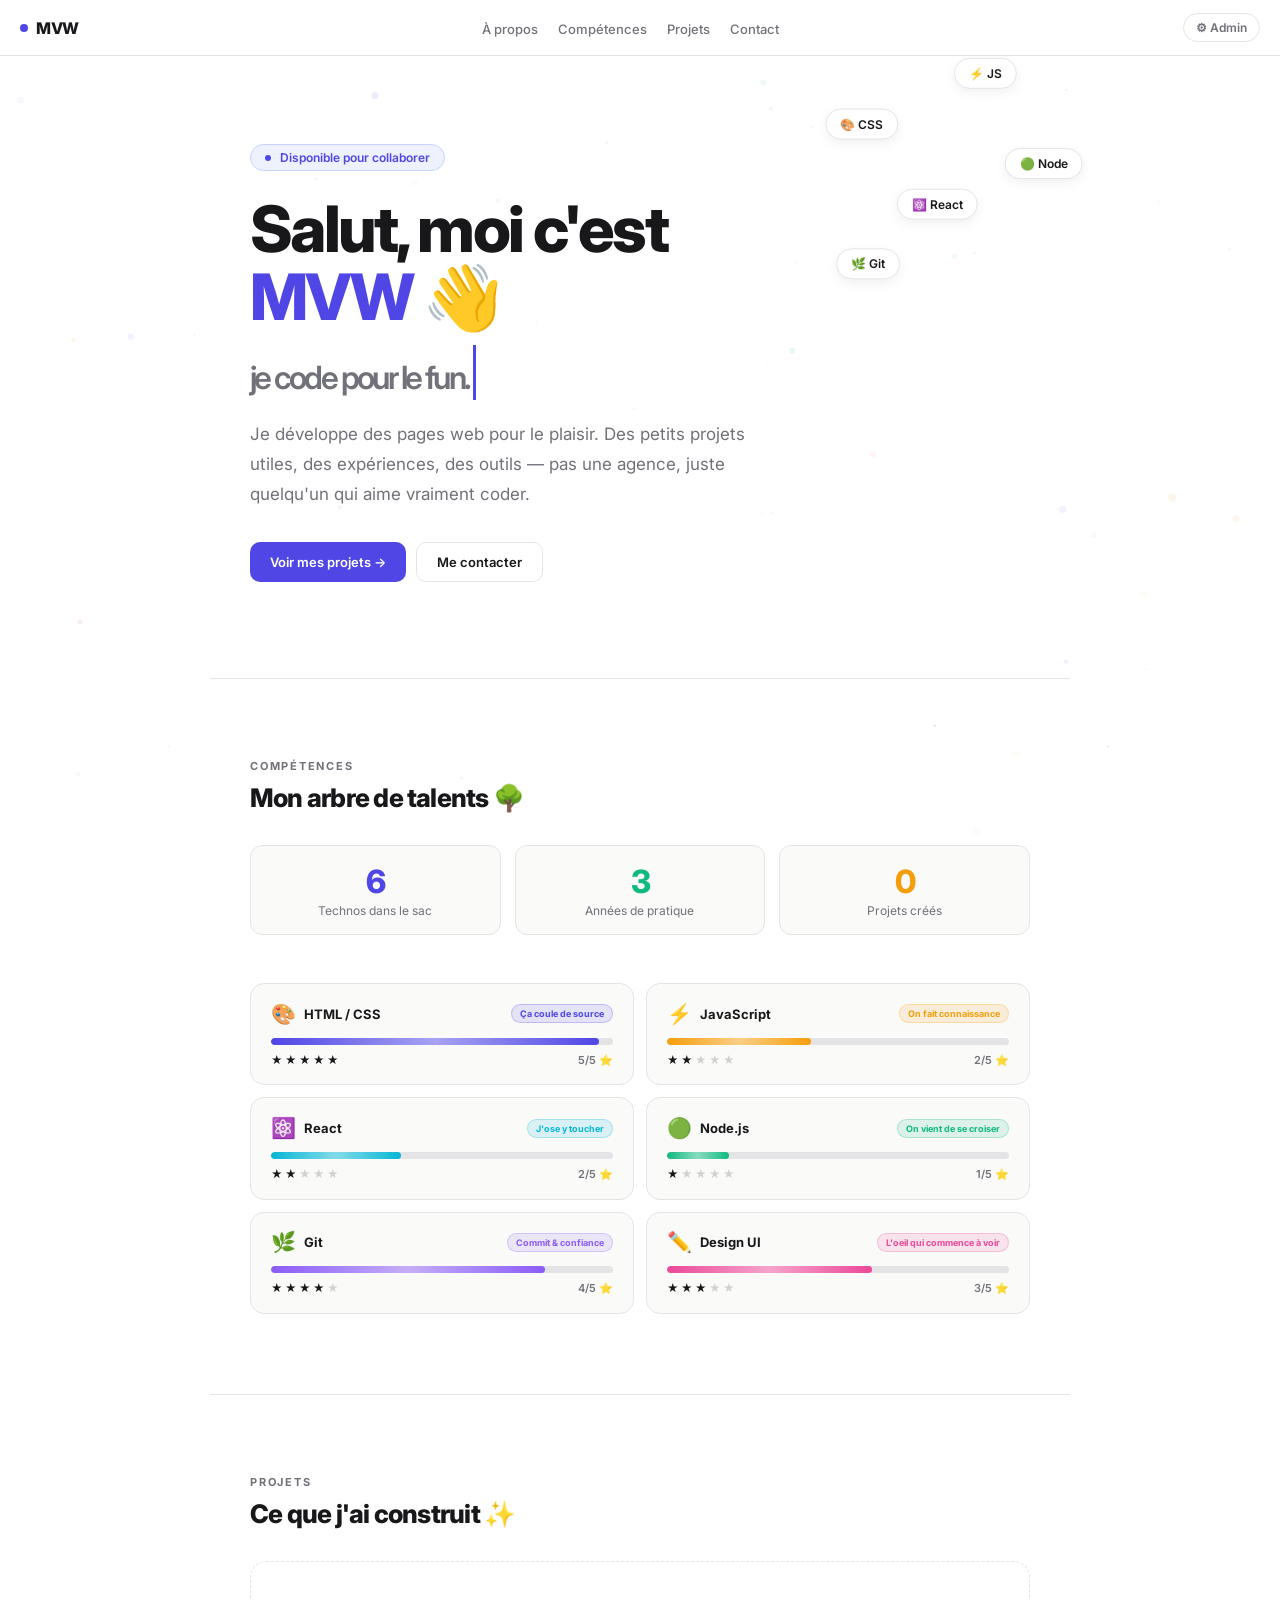
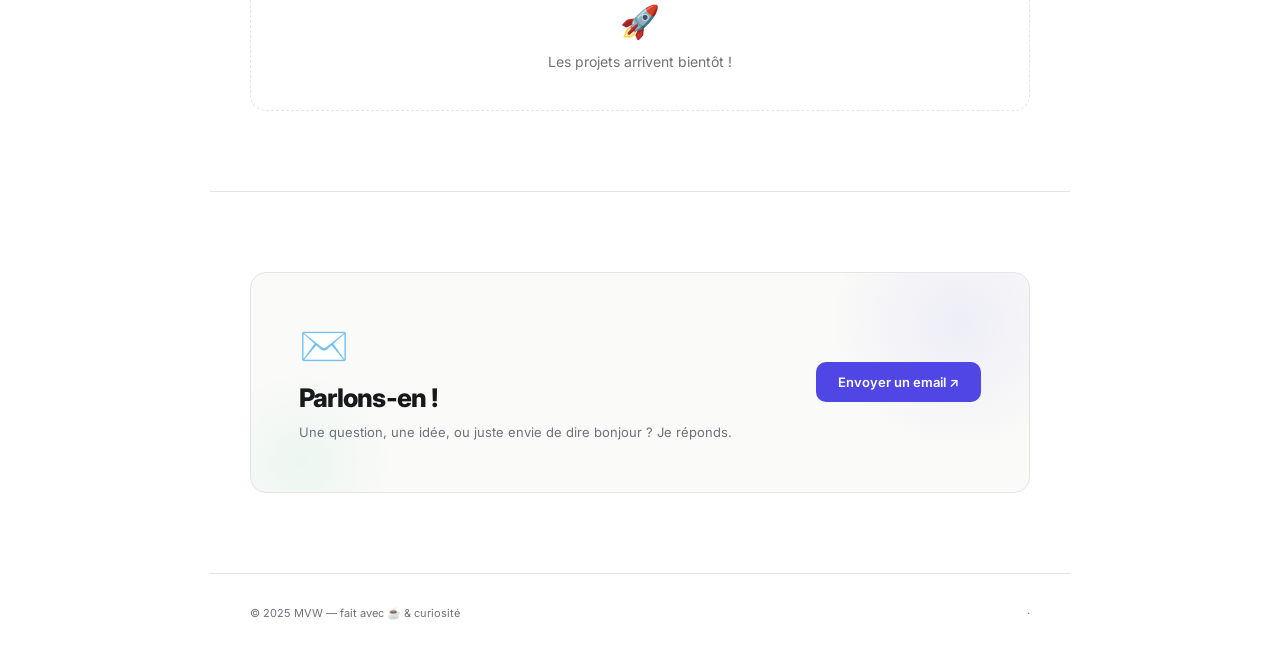
<file: index.html>
<!DOCTYPE html>
<html lang="fr">

<head>
  <meta charset="UTF-8">
  <meta name="viewport" content="width=device-width, initial-scale=1.0">
  <title>MVW</title>
  <link href="https://fonts.googleapis.com/css2?family=Inter:ital,wght@0,400;0,500;0,600;0,700;0,800;1,400&display=swap"
    rel="stylesheet">
  <style>
    *,
    *::before,
    *::after {
      box-sizing: border-box;
      margin: 0;
      padding: 0
    }

    :root {
      --bg: #ffffff;
      --bg-soft: #F8F7F4;
      --bg-card: #FAFAF8;
      --text: #18181B;
      --muted: #71717A;
      --border: #E4E4E7;
      --accent: #4F46E5;
      --a2: #10B981;
      --a3: #F59E0B;
      --a4: #EF4444;
      --font: 'Inter', sans-serif;
    }

    html {
      scroll-behavior: smooth
    }

    body {
      font-family: var(--font);
      background: var(--bg);
      color: var(--text);
      overflow-x: hidden
    }

    #bg-canvas {
      position: fixed;
      inset: 0;
      z-index: 0;
      pointer-events: none;
      opacity: .35
    }

    nav {
      position: fixed;
      top: 0;
      left: 0;
      right: 0;
      z-index: 100;
      display: flex;
      align-items: center;
      justify-content: space-between;
      padding: 0 1.25rem;
      height: 56px;
      background: rgba(255, 255, 255, 0.93);
      backdrop-filter: blur(14px);
      border-bottom: 1px solid var(--border)
    }

    .nav-logo {
      font-size: 16px;
      font-weight: 800;
      letter-spacing: -.03em;
      display: flex;
      align-items: center;
      gap: 8px
    }

    .nav-dot {
      width: 8px;
      height: 8px;
      border-radius: 50%;
      background: var(--accent);
      animation: breathe 2.2s ease-in-out infinite
    }

    @keyframes breathe {

      0%,
      100% {
        transform: scale(1);
        opacity: 1
      }

      50% {
        transform: scale(1.5);
        opacity: .6
      }
    }

    .nav-links {
      display: flex;
      gap: 1.25rem;
      list-style: none
    }

    .nav-links a {
      font-size: 13px;
      color: var(--muted);
      text-decoration: none;
      transition: color .2s;
      font-weight: 500
    }

    .nav-links a:hover {
      color: var(--text)
    }

    @media(max-width:600px) {
      .nav-links {
        display: none
      }
    }

    .btn-admin {
      font-size: 12px;
      font-weight: 600;
      cursor: pointer;
      border: 1.5px solid var(--border);
      padding: 6px 12px;
      border-radius: 20px;
      background: none;
      font-family: var(--font);
      transition: all .2s;
      color: var(--muted);
      white-space: nowrap
    }

    .btn-admin:hover {
      border-color: var(--accent);
      color: var(--accent)
    }

    .hero {
      padding: 7rem 1.25rem 4rem;
      max-width: 860px;
      margin: 0 auto;
      position: relative;
      z-index: 1
    }

    @media(min-width:640px) {
      .hero {
        padding: 9rem 2.5rem 6rem
      }
    }

    .hero-badge {
      display: inline-flex;
      align-items: center;
      gap: 6px;
      font-size: 12px;
      font-weight: 600;
      background: #EEF2FF;
      color: var(--accent);
      padding: 5px 14px;
      border-radius: 20px;
      margin-bottom: 1.5rem;
      border: 1px solid #C7D2FE;
      animation: badge-float 3s ease-in-out infinite
    }

    @keyframes badge-float {

      0%,
      100% {
        transform: translateY(0)
      }

      50% {
        transform: translateY(-5px)
      }
    }

    .badge-dot {
      width: 6px;
      height: 6px;
      border-radius: 50%;
      background: var(--accent);
      animation: breathe 2.2s ease-in-out infinite
    }

    .hero-title {
      font-size: clamp(2.2rem, 8vw, 4rem);
      font-weight: 800;
      line-height: 1.07;
      letter-spacing: -.04em;
      margin-bottom: 1.25rem
    }

    .wave {
      display: inline-block;
      animation: wave 2.5s ease-in-out infinite;
      transform-origin: 70% 70%
    }

    @keyframes wave {

      0%,
      100% {
        transform: rotate(0)
      }

      20% {
        transform: rotate(20deg)
      }

      40% {
        transform: rotate(-8deg)
      }

      60% {
        transform: rotate(12deg)
      }

      80% {
        transform: rotate(-4deg)
      }
    }

    .hi {
      color: var(--accent)
    }

    .cursor {
      display: inline-block;
      width: 3px;
      height: .85em;
      background: var(--accent);
      margin-left: 3px;
      vertical-align: middle;
      animation: blink .9s step-end infinite
    }

    @keyframes blink {

      0%,
      100% {
        opacity: 1
      }

      50% {
        opacity: 0
      }
    }

    .hero-desc {
      font-size: 15px;
      color: var(--muted);
      line-height: 1.75;
      max-width: 500px;
      margin-bottom: 2rem
    }

    @media(min-width:640px) {
      .hero-desc {
        font-size: 17px
      }
    }

    .hero-ctas {
      display: flex;
      gap: 10px;
      flex-wrap: wrap
    }

    .cta-main {
      display: inline-flex;
      align-items: center;
      gap: 8px;
      background: var(--accent);
      color: #fff;
      padding: 11px 20px;
      border-radius: 10px;
      font-size: 13px;
      font-weight: 600;
      text-decoration: none;
      transition: transform .2s;
      animation: cta-pulse 3s ease-in-out infinite
    }

    @keyframes cta-pulse {

      0%,
      100% {
        box-shadow: 0 0 0 0 rgba(79, 70, 229, 0)
      }

      50% {
        box-shadow: 0 0 0 8px rgba(79, 70, 229, .12)
      }
    }

    .cta-main:hover {
      transform: translateY(-2px)
    }

    .cta-ghost {
      display: inline-flex;
      align-items: center;
      gap: 8px;
      background: none;
      color: var(--text);
      padding: 11px 20px;
      border-radius: 10px;
      border: 1.5px solid var(--border);
      font-size: 13px;
      font-weight: 600;
      text-decoration: none;
      transition: all .2s
    }

    .cta-ghost:hover {
      border-color: var(--text)
    }

    .floating-pills {
      position: absolute;
      top: 0;
      right: 0;
      width: 300px;
      height: 100%;
      pointer-events: none;
      display: none
    }

    @media(min-width:900px) {
      .floating-pills {
        display: block
      }
    }

    .pill {
      position: absolute;
      background: #fff;
      border: 1.5px solid var(--border);
      border-radius: 30px;
      padding: 7px 14px;
      font-size: 12px;
      font-weight: 600;
      display: flex;
      align-items: center;
      gap: 6px;
      box-shadow: 0 4px 12px rgba(0, 0, 0, .06);
      white-space: nowrap
    }

    .sec {
      max-width: 860px;
      margin: 0 auto;
      padding: 3.5rem 1.25rem;
      position: relative;
      z-index: 1
    }

    @media(min-width:640px) {
      .sec {
        padding: 5rem 2.5rem
      }
    }

    .sec-divider {
      border: none;
      border-top: 1px solid var(--border);
      max-width: 860px;
      margin: 0 auto;
      position: relative;
      z-index: 1
    }

    .sec-label {
      font-size: 11px;
      font-weight: 700;
      letter-spacing: .16em;
      text-transform: uppercase;
      color: var(--muted);
      margin-bottom: .6rem
    }

    .sec-heading {
      font-size: 1.4rem;
      font-weight: 800;
      letter-spacing: -.03em;
      margin-bottom: 2rem
    }

    @media(min-width:640px) {
      .sec-heading {
        font-size: 1.6rem
      }
    }

    .stats-row {
      display: grid;
      grid-template-columns: repeat(3, 1fr);
      gap: 10px;
      margin-bottom: 2rem
    }

    @media(min-width:640px) {
      .stats-row {
        gap: 14px;
        margin-bottom: 3rem
      }
    }

    .stat-card {
      background: var(--bg-card);
      border: 1.5px solid var(--border);
      border-radius: 12px;
      padding: 1rem;
      text-align: center
    }

    .stat-num {
      font-size: 1.6rem;
      font-weight: 800;
      letter-spacing: -.04em;
      color: var(--accent)
    }

    @media(min-width:640px) {
      .stat-num {
        font-size: 2rem
      }
    }

    .stat-label {
      font-size: 10px;
      color: var(--muted);
      margin-top: 2px
    }

    @media(min-width:640px) {
      .stat-label {
        font-size: 12px
      }
    }

    .skills-grid {
      display: grid;
      grid-template-columns: 1fr;
      gap: 12px
    }

    @media(min-width:480px) {
      .skills-grid {
        grid-template-columns: 1fr 1fr
      }
    }

    .skill-card {
      background: var(--bg-card);
      border: 1.5px solid var(--border);
      border-radius: 14px;
      padding: 1.1rem 1.25rem;
      transition: transform .2s, border-color .2s, box-shadow .2s;
      animation: card-breathe var(--dur, 4s) ease-in-out infinite;
      animation-delay: var(--delay, 0s);
      cursor: default;
      position: relative
    }

    @keyframes card-breathe {

      0%,
      100% {
        transform: translateY(0)
      }

      50% {
        transform: translateY(-4px)
      }
    }

    .skill-card:hover {
      transform: translateY(-6px) !important;
      border-color: var(--skill-color);
      box-shadow: 0 12px 28px color-mix(in srgb, var(--skill-color) 18%, transparent)
    }

    .skill-tip {
      position: absolute;
      bottom: calc(100% + 8px);
      left: 50%;
      transform: translateX(-50%);
      background: var(--text);
      color: #fff;
      font-size: 11px;
      font-weight: 500;
      padding: 5px 10px;
      border-radius: 8px;
      white-space: nowrap;
      pointer-events: none;
      opacity: 0;
      transition: opacity .2s;
      z-index: 10
    }

    .skill-tip::after {
      content: '';
      position: absolute;
      top: 100%;
      left: 50%;
      transform: translateX(-50%);
      border: 5px solid transparent;
      border-top-color: var(--text)
    }

    .skill-card:hover .skill-tip {
      opacity: 1
    }

    .skill-top {
      display: flex;
      align-items: center;
      justify-content: space-between;
      margin-bottom: .75rem;
      gap: 8px
    }

    .skill-info {
      display: flex;
      align-items: center;
      gap: 8px
    }

    .skill-emoji {
      font-size: 20px
    }

    .skill-name {
      font-size: 13px;
      font-weight: 700
    }

    .skill-level-badge {
      font-size: 9px;
      font-weight: 700;
      padding: 3px 8px;
      border-radius: 20px;
      background: color-mix(in srgb, var(--skill-color) 13%, transparent);
      color: var(--skill-color);
      border: 1px solid color-mix(in srgb, var(--skill-color) 25%, transparent);
      white-space: nowrap;
      flex-shrink: 0;
      position: relative;
      overflow: hidden
    }

    .skill-level-badge::after {
      content: '';
      position: absolute;
      top: 0;
      left: -60%;
      width: 40%;
      height: 100%;
      background: linear-gradient(90deg, transparent, rgba(255, 255, 255, .55), transparent);
      animation: badge-sweep 3.5s ease-in-out infinite;
      animation-delay: var(--bdelay, 0s)
    }

    @keyframes badge-sweep {

      0%,
      70%,
      100% {
        left: -60%
      }

      35% {
        left: 130%
      }
    }

    .skill-bar-track {
      height: 7px;
      background: var(--border);
      border-radius: 8px;
      overflow: hidden
    }

    .skill-bar-inner {
      height: 100%;
      border-radius: 8px;
      background: var(--skill-color);
      position: relative;
      transition: width 1.2s cubic-bezier(.4, 0, .2, 1)
    }

    .skill-bar-inner::after {
      content: '';
      position: absolute;
      inset: 0;
      background: linear-gradient(90deg, transparent, rgba(255, 255, 255, .5), transparent);
      animation: shimmer 2.5s ease-in-out infinite
    }

    @keyframes shimmer {
      0% {
        transform: translateX(-100%)
      }

      100% {
        transform: translateX(200%)
      }
    }

    .skill-footer {
      display: flex;
      align-items: center;
      justify-content: space-between;
      margin-top: 8px
    }

    .skill-stars {
      display: flex;
      gap: 2px
    }

    .star {
      font-size: 11px;
      opacity: .18
    }

    .star.lit {
      opacity: 1;
      animation: star-pop .4s ease var(--sd, 0s) both
    }

    @keyframes star-pop {
      0% {
        transform: scale(0)
      }

      60% {
        transform: scale(1.3)
      }

      100% {
        transform: scale(1)
      }
    }

    .skill-xp {
      font-size: 11px;
      font-weight: 600;
      color: var(--muted)
    }

    .projects-grid {
      display: grid;
      grid-template-columns: 1fr;
      gap: 14px
    }

    @media(min-width:500px) {
      .projects-grid {
        grid-template-columns: 1fr 1fr
      }
    }

    .proj-card {
      background: var(--bg-card);
      border: 1.5px solid var(--border);
      border-radius: 16px;
      overflow: hidden;
      transition: transform .25s, box-shadow .25s;
      cursor: pointer;
      display: flex;
      flex-direction: column
    }

    .proj-card:hover {
      transform: translateY(-5px) scale(1.01);
      box-shadow: 0 14px 36px rgba(0, 0, 0, .09)
    }

    .proj-img {
      width: 100%;
      height: 130px;
      background: linear-gradient(135deg, #EEF2FF, #E0E7FF);
      display: flex;
      align-items: center;
      justify-content: center;
      font-size: 36px;
      border-bottom: 1px solid var(--border);
      overflow: hidden;
      position: relative
    }

    .proj-img img {
      width: 100%;
      height: 100%;
      object-fit: cover
    }

    .proj-img::after {
      content: '';
      position: absolute;
      inset: 0;
      background: linear-gradient(135deg, transparent, rgba(255, 255, 255, .3), transparent);
      animation: img-shimmer 3s ease-in-out infinite
    }

    @keyframes img-shimmer {

      0%,
      100% {
        opacity: 0
      }

      50% {
        opacity: 1
      }
    }

    .proj-body {
      padding: 1rem;
      flex: 1;
      display: flex;
      flex-direction: column;
      gap: 5px
    }

    .proj-tag {
      display: inline-flex;
      align-items: center;
      gap: 4px;
      font-size: 10px;
      font-weight: 700;
      letter-spacing: .08em;
      text-transform: uppercase;
      color: var(--accent);
      background: #EEF2FF;
      padding: 3px 9px;
      border-radius: 20px;
      width: fit-content
    }

    .proj-name {
      font-size: 14px;
      font-weight: 700;
      letter-spacing: -.01em
    }

    .proj-desc {
      font-size: 12px;
      color: var(--muted);
      line-height: 1.6;
      flex: 1
    }

    .proj-meta {
      display: flex;
      gap: 10px;
      margin-top: 8px;
      padding-top: 8px;
      border-top: 1px solid var(--border);
      align-items: center
    }

    .proj-date {
      font-size: 10px;
      color: var(--muted)
    }

    .proj-link {
      font-size: 11px;
      font-weight: 600;
      color: var(--accent);
      text-decoration: none;
      margin-left: auto
    }

    .proj-empty {
      grid-column: 1/-1;
      padding: 2.5rem;
      text-align: center;
      color: var(--muted);
      font-size: 14px;
      border: 1.5px dashed var(--border);
      border-radius: 16px
    }

    .proj-empty-icon {
      font-size: 32px;
      margin-bottom: .75rem;
      display: block;
      animation: orbit 4s linear infinite;
      transform-origin: center
    }

    @keyframes orbit {
      0% {
        transform: rotate(0) translateX(6px) rotate(0)
      }

      100% {
        transform: rotate(360deg) translateX(6px) rotate(-360deg)
      }
    }

    .contact-wrap {
      border: 1.5px solid var(--border);
      border-radius: 16px;
      padding: 2rem 1.5rem;
      display: flex;
      flex-direction: column;
      align-items: flex-start;
      gap: 1.5rem;
      background: var(--bg-card);
      position: relative;
      overflow: hidden
    }

    @media(min-width:640px) {
      .contact-wrap {
        flex-direction: row;
        align-items: center;
        padding: 3rem;
        justify-content: space-between
      }
    }

    .contact-wrap::before {
      content: '';
      position: absolute;
      width: 260px;
      height: 260px;
      border-radius: 50%;
      background: radial-gradient(circle, rgba(79, 70, 229, .07) 0%, transparent 70%);
      right: -60px;
      top: -80px;
      animation: blob 6s ease-in-out infinite
    }

    .contact-wrap::after {
      content: '';
      position: absolute;
      width: 180px;
      height: 180px;
      border-radius: 50%;
      background: radial-gradient(circle, rgba(16, 185, 129, .06) 0%, transparent 70%);
      left: -40px;
      bottom: -60px;
      animation: blob 8s ease-in-out infinite reverse
    }

    @keyframes blob {

      0%,
      100% {
        transform: scale(1) translate(0, 0)
      }

      33% {
        transform: scale(1.1) translate(10px, -10px)
      }

      66% {
        transform: scale(.95) translate(-5px, 8px)
      }
    }

    .contact-emoji {
      font-size: 40px;
      margin-bottom: .75rem;
      display: block;
      animation: wobble 3s ease-in-out infinite
    }

    @keyframes wobble {

      0%,
      100% {
        transform: rotate(-5deg)
      }

      50% {
        transform: rotate(5deg)
      }
    }

    .contact-title {
      font-size: 1.4rem;
      font-weight: 800;
      letter-spacing: -.03em;
      margin-bottom: .5rem
    }

    @media(min-width:640px) {
      .contact-title {
        font-size: 1.6rem
      }
    }

    .contact-sub {
      font-size: 13px;
      color: var(--muted);
      line-height: 1.7
    }

    .contact-btn {
      display: inline-flex;
      align-items: center;
      gap: 8px;
      background: var(--accent);
      color: #fff;
      padding: 12px 22px;
      border-radius: 10px;
      font-size: 13px;
      font-weight: 600;
      text-decoration: none;
      white-space: nowrap;
      transition: all .2s;
      position: relative;
      z-index: 1;
      flex-shrink: 0
    }

    .contact-btn:hover {
      transform: translateY(-2px);
      box-shadow: 0 8px 20px rgba(79, 70, 229, .3)
    }

    footer {
      border-top: 1px solid var(--border);
      padding: 1.5rem 1.25rem;
      max-width: 860px;
      margin: 0 auto;
      display: flex;
      justify-content: space-between;
      align-items: center;
      position: relative;
      z-index: 1;
      flex-wrap: wrap;
      gap: 8px
    }

    @media(min-width:640px) {
      footer {
        padding: 2rem 2.5rem
      }
    }

    .footer-copy {
      font-size: 11px;
      color: var(--muted)
    }

    .reveal {
      opacity: 0;
      transform: translateY(20px);
      transition: opacity .6s ease, transform .6s ease
    }

    .reveal.in {
      opacity: 1;
      transform: translateY(0)
    }

    .overlay {
      display: none;
      position: fixed;
      inset: 0;
      z-index: 200;
      background: rgba(0, 0, 0, .5);
      align-items: center;
      justify-content: center;
      padding: 1rem
    }

    .overlay.show {
      display: flex
    }

    .login-box {
      background: #fff;
      border-radius: 16px;
      width: 100%;
      max-width: 400px;
      border: 1px solid var(--border);
      overflow: hidden
    }

    .login-header {
      padding: 1.25rem 1.5rem;
      border-bottom: 1px solid var(--border);
      display: flex;
      align-items: center;
      justify-content: space-between
    }

    .login-title {
      font-size: 15px;
      font-weight: 700
    }

    .btn-x {
      background: none;
      border: none;
      font-size: 22px;
      cursor: pointer;
      color: var(--muted);
      line-height: 1;
      padding: 2px
    }

    .btn-x:hover {
      color: var(--text)
    }

    .login-body {
      padding: 1.5rem
    }

    .form-label {
      display: block;
      font-size: 11px;
      font-weight: 700;
      letter-spacing: .1em;
      text-transform: uppercase;
      color: var(--muted);
      margin-bottom: 6px
    }

    .form-input {
      width: 100%;
      padding: 10px 14px;
      border: 1.5px solid var(--border);
      border-radius: 10px;
      font-size: 14px;
      font-family: var(--font);
      color: var(--text);
      outline: none;
      transition: border-color .2s;
      background: #fff
    }

    .form-input:focus {
      border-color: var(--accent)
    }

    textarea.form-input {
      resize: vertical;
      min-height: 80px
    }

    .form-error {
      font-size: 13px;
      color: #EF4444;
      margin-top: .4rem;
      display: none
    }

    .btn-submit {
      width: 100%;
      padding: 11px;
      background: var(--accent);
      color: #fff;
      border: none;
      border-radius: 10px;
      font-size: 14px;
      font-weight: 600;
      font-family: var(--font);
      cursor: pointer;
      transition: all .2s;
      margin-top: .75rem
    }

    .btn-submit:hover {
      opacity: .9;
      transform: translateY(-1px)
    }

    #dashboard {
      display: none;
      position: fixed;
      inset: 0;
      z-index: 200;
      background: var(--bg-soft);
      flex-direction: column;
      overflow-y: auto
    }

    #dashboard.show {
      display: flex
    }

    .dash-nav {
      background: #fff;
      border-bottom: 1px solid var(--border);
      padding: 0 1.25rem;
      height: 56px;
      display: flex;
      align-items: center;
      justify-content: space-between;
      position: sticky;
      top: 0;
      z-index: 10
    }

    @media(min-width:640px) {
      .dash-nav {
        padding: 0 2rem
      }
    }

    .dash-nav-logo {
      font-size: 14px;
      font-weight: 800;
      letter-spacing: -.02em
    }

    .dash-nav-logo span {
      color: var(--accent)
    }

    .btn-logout {
      background: none;
      border: 1.5px solid var(--border);
      border-radius: 8px;
      padding: 6px 12px;
      font-size: 12px;
      font-weight: 600;
      cursor: pointer;
      font-family: var(--font);
      transition: all .2s
    }

    .btn-logout:hover {
      border-color: var(--text)
    }

    .dash-body {
      padding: 1.5rem 1.25rem;
      max-width: 940px;
      margin: 0 auto;
      width: 100%
    }

    @media(min-width:640px) {
      .dash-body {
        padding: 2.5rem
      }
    }

    .dash-header {
      display: flex;
      align-items: flex-start;
      justify-content: space-between;
      margin-bottom: 1.5rem;
      gap: 12px
    }

    @media(min-width:480px) {
      .dash-header {
        align-items: center
      }
    }

    .dash-title {
      font-size: 19px;
      font-weight: 800;
      letter-spacing: -.03em
    }

    @media(min-width:640px) {
      .dash-title {
        font-size: 22px
      }
    }

    .dash-subtitle {
      font-size: 12px;
      color: var(--muted);
      margin-top: 2px
    }

    .btn-add {
      display: flex;
      align-items: center;
      gap: 5px;
      background: var(--accent);
      color: #fff;
      border: none;
      border-radius: 10px;
      padding: 9px 14px;
      font-size: 12px;
      font-weight: 600;
      font-family: var(--font);
      cursor: pointer;
      transition: all .2s;
      white-space: nowrap;
      flex-shrink: 0
    }

    @media(min-width:480px) {
      .btn-add {
        font-size: 13px;
        padding: 10px 18px
      }
    }

    .btn-add:hover {
      opacity: .9;
      transform: translateY(-1px)
    }

    .dash-grid {
      display: grid;
      grid-template-columns: 1fr;
      gap: 12px
    }

    @media(min-width:480px) {
      .dash-grid {
        grid-template-columns: 1fr 1fr
      }
    }

    @media(min-width:720px) {
      .dash-grid {
        grid-template-columns: repeat(3, 1fr)
      }
    }

    .dash-card {
      background: #fff;
      border: 1.5px solid var(--border);
      border-radius: 14px;
      overflow: hidden;
      transition: box-shadow .2s
    }

    .dash-card:hover {
      box-shadow: 0 6px 20px rgba(0, 0, 0, .07)
    }

    .dc-img {
      width: 100%;
      height: 100px;
      background: linear-gradient(135deg, #EEF2FF, #E0E7FF);
      display: flex;
      align-items: center;
      justify-content: center;
      font-size: 30px;
      border-bottom: 1px solid var(--border);
      overflow: hidden
    }

    .dc-img img {
      width: 100%;
      height: 100%;
      object-fit: cover
    }

    .dc-body {
      padding: .9rem
    }

    .dc-tag {
      font-size: 10px;
      font-weight: 700;
      letter-spacing: .06em;
      text-transform: uppercase;
      color: var(--accent);
      margin-bottom: 4px
    }

    .dc-name {
      font-size: 13px;
      font-weight: 700;
      margin-bottom: 4px
    }

    .dc-desc {
      font-size: 11px;
      color: var(--muted);
      line-height: 1.5;
      margin-bottom: .7rem
    }

    .dc-meta {
      font-size: 10px;
      color: var(--muted);
      display: flex;
      flex-direction: column;
      gap: 2px;
      padding-top: .5rem;
      border-top: 1px solid var(--border)
    }

    .dc-actions {
      display: flex;
      gap: 6px;
      margin-top: .7rem
    }

    .btn-edit,
    .btn-del {
      flex: 1;
      padding: 6px;
      border-radius: 7px;
      font-size: 11px;
      font-weight: 600;
      cursor: pointer;
      font-family: var(--font);
      border: 1.5px solid var(--border);
      background: none;
      transition: all .15s
    }

    .btn-edit:hover {
      border-color: var(--accent);
      color: var(--accent)
    }

    .btn-del:hover {
      border-color: #EF4444;
      color: #EF4444
    }

    .dash-empty {
      grid-column: 1/-1;
      padding: 2.5rem;
      text-align: center;
      color: var(--muted);
      font-size: 14px;
      border: 1.5px dashed var(--border);
      border-radius: 14px;
      background: #fff
    }

    .pm-overlay {
      display: none;
      position: fixed;
      inset: 0;
      z-index: 300;
      background: rgba(0, 0, 0, .5);
      align-items: center;
      justify-content: center;
      padding: 1rem
    }

    .pm-overlay.show {
      display: flex
    }

    .pm-box {
      background: #fff;
      border-radius: 16px;
      width: 100%;
      max-width: 520px;
      border: 1px solid var(--border);
      overflow: hidden;
      max-height: 92vh;
      overflow-y: auto
    }

    .pm-header {
      padding: 1.1rem 1.5rem;
      border-bottom: 1px solid var(--border);
      display: flex;
      align-items: center;
      justify-content: space-between;
      position: sticky;
      top: 0;
      background: #fff;
      z-index: 1
    }

    .pm-title {
      font-size: 15px;
      font-weight: 700
    }

    .pm-body {
      padding: 1.25rem;
      display: flex;
      flex-direction: column;
      gap: .9rem
    }

    .form-group {
      display: flex;
      flex-direction: column;
      gap: 6px
    }

    .img-preview-wrap {
      width: 100%;
      height: 110px;
      border-radius: 10px;
      border: 1.5px dashed var(--border);
      overflow: hidden;
      display: flex;
      align-items: center;
      justify-content: center;
      background: var(--bg-soft);
      cursor: pointer;
      transition: border-color .2s;
      position: relative
    }

    .img-preview-wrap:hover {
      border-color: var(--accent)
    }

    .img-preview-wrap img {
      width: 100%;
      height: 100%;
      object-fit: cover;
      display: none
    }

    .img-placeholder {
      text-align: center;
      color: var(--muted);
      font-size: 13px;
      pointer-events: none
    }

    .img-ph-icon {
      font-size: 26px;
      margin-bottom: 4px
    }

    input[type=file] {
      position: absolute;
      inset: 0;
      opacity: 0;
      cursor: pointer
    }

    .form-row {
      display: grid;
      grid-template-columns: 1fr;
      gap: 10px
    }

    @media(min-width:420px) {
      .form-row {
        grid-template-columns: 1fr 1fr
      }
    }
  </style>
</head>

<body>

  <canvas id="bg-canvas"></canvas>

  <div id="public-site">
    <nav>
      <div class="nav-logo"><span class="nav-dot"></span> MVW</div>
      <ul class="nav-links">
        <li><a href="#about">À propos</a></li>
        <li><a href="#skills">Compétences</a></li>
        <li><a href="#projects">Projets</a></li>
        <li><a href="#contact">Contact</a></li>
      </ul>
      <button class="btn-admin" onclick="openLogin()">⚙ Admin</button>
    </nav>

    <div class="hero" id="about">
      <div class="floating-pills">
        <div class="pill" id="p1">🎨 CSS</div>
        <div class="pill" id="p2">⚡ JS</div>
        <div class="pill" id="p3">⚛️ React</div>
        <div class="pill" id="p4">🟢 Node</div>
        <div class="pill" id="p5">🌿 Git</div>
      </div>
      <div class="hero-badge"><span class="badge-dot"></span>&nbsp;Disponible pour collaborer</div>
      <h1 class="hero-title">
        Salut, moi c'est<br>
        <span class="hi">MVW</span> <span class="wave">👋</span><br>
        <span id="typewriter" style="color:var(--muted);font-size:clamp(1.2rem,5vw,2rem);font-weight:600"></span><span
          class="cursor"></span>
      </h1>
      <p class="hero-desc">Je développe des pages web pour le plaisir. Des petits projets utiles, des expériences, des
        outils — pas une agence, juste quelqu'un qui aime vraiment coder.</p>
      <div class="hero-ctas">
        <a href="#projects" class="cta-main">Voir mes projets →</a>
        <a href="#contact" class="cta-ghost">Me contacter</a>
      </div>
    </div>

    <hr class="sec-divider">

    <div class="sec" id="skills">
      <p class="sec-label reveal">Compétences</p>
      <h2 class="sec-heading reveal">Mon arbre de talents 🌳</h2>
      <div class="stats-row reveal">
        <div class="stat-card">
          <div class="stat-num" data-target="6">0</div>
          <div class="stat-label">Technos dans le sac</div>
        </div>
        <div class="stat-card">
          <div class="stat-num" data-target="3" style="color:var(--a2)">0</div>
          <div class="stat-label">Années de pratique</div>
        </div>
        <div class="stat-card">
          <div class="stat-num" data-target="0" id="proj-stat" style="color:var(--a3)">0</div>
          <div class="stat-label">Projets créés</div>
        </div>
      </div>
      <div class="skills-grid" id="skills-grid"></div>
    </div>

    <hr class="sec-divider">

    <div class="sec" id="projects">
      <p class="sec-label reveal">Projets</p>
      <h2 class="sec-heading reveal">Ce que j'ai construit ✨</h2>
      <div class="projects-grid" id="public-grid">
        <div class="proj-empty"><span class="proj-empty-icon">🚀</span>Les projets arrivent bientôt !</div>
      </div>
    </div>

    <hr class="sec-divider">

    <div class="sec" id="contact">
      <div class="contact-wrap reveal">
        <div>
          <span class="contact-emoji">✉️</span>
          <h2 class="contact-title">Parlons-en !</h2>
          <p class="contact-sub">Une question, une idée, ou juste envie de dire bonjour ? Je réponds.</p>
        </div>
        <a href="mailto:mohamedvanwichelen3@gmail.com" class="contact-btn">Envoyer un email ↗</a>
      </div>
    </div>

    <footer>
      <span class="footer-copy">© 2025 MVW — fait avec ☕ & curiosité</span>
      <span class="footer-copy" style="cursor:pointer" onclick="openLogin()">·</span>
    </footer>
  </div>

  <!-- LOGIN -->
  <div class="overlay" id="login-overlay">
    <div class="login-box">
      <div class="login-header"><span class="login-title">🔐 Accès admin</span><button class="btn-x"
          onclick="closeLogin()">×</button></div>
      <div class="login-body">
        <div class="form-group">
          <label class="form-label">Mot de passe</label>
          <input type="password" class="form-input" id="pwd-input" placeholder="••••••••"
            onkeydown="if(event.key==='Enter')doLogin()">
          <p class="form-error" id="login-err">Mot de passe incorrect.</p>
        </div>
        <button class="btn-submit" onclick="doLogin()">Accéder au dashboard</button>
      </div>
    </div>
  </div>

  <!-- DASHBOARD -->
  <div id="dashboard">
    <div class="dash-nav">
      <div class="dash-nav-logo">MVW <span>Dashboard</span></div>
      <button class="btn-logout" onclick="logout()">← Retour</button>
    </div>
    <div class="dash-body">
      <div class="dash-header">
        <div>
          <div class="dash-title">Mes projets</div>
          <div class="dash-subtitle" id="proj-count">0 projet publié</div>
        </div>
        <button class="btn-add" onclick="openPM()">+ Ajouter</button>
      </div>
      <div class="dash-grid" id="dash-grid"></div>
    </div>
  </div>

  <!-- PROJECT MODAL -->
  <div class="pm-overlay" id="pm-overlay">
    <div class="pm-box">
      <div class="pm-header"><span class="pm-title" id="pm-modal-title">Nouveau projet</span><button class="btn-x"
          onclick="closePM()">×</button></div>
      <div class="pm-body">
        <input type="hidden" id="pm-idx">
        <div class="form-group">
          <label class="form-label">Image (facultatif)</label>
          <div class="img-preview-wrap">
            <input type="file" accept="image/*" onchange="handleImg(event)">
            <img id="img-preview" alt="">
            <div class="img-placeholder" id="img-placeholder">
              <div class="img-ph-icon">🖼️</div>
              <div>Ajouter une image</div>
              <div style="font-size:11px;opacity:.7;margin-top:2px">JPG, PNG, GIF…</div>
            </div>
          </div>
          <button type="button" onclick="clearImg()" id="clear-img-btn"
            style="display:none;font-size:12px;color:var(--muted);background:none;border:none;cursor:pointer;font-family:var(--font);padding:2px 0">✕
            Supprimer l'image</button>
        </div>
        <div class="form-row">
          <div class="form-group"><label class="form-label">Nom *</label><input type="text" class="form-input"
              id="pm-name" placeholder="Mon super outil"></div>
          <div class="form-group"><label class="form-label">Tag</label><input type="text" class="form-input" id="pm-tag"
              placeholder="Outil, Jeu…"></div>
        </div>
        <div class="form-group"><label class="form-label">Description</label><textarea class="form-input" id="pm-desc"
            placeholder="Décris ce que fait ce projet…"></textarea></div>
        <div class="form-group"><label class="form-label">Lien</label><input type="url" class="form-input" id="pm-url"
            placeholder="https://mon-projet.com"></div>
        <button class="btn-submit" onclick="saveProject()">💾 Enregistrer</button>
      </div>
    </div>
  </div>

  <script>
    (function () {
      const canvas = document.getElementById('bg-canvas'), ctx = canvas.getContext('2d');
      let W, H; const COLORS = ['#4F46E5', '#10B981', '#F59E0B', '#EF4444', '#8B5CF6'];
      function resize() { W = canvas.width = window.innerWidth; H = canvas.height = window.innerHeight }
      resize(); window.addEventListener('resize', resize);
      class P { constructor() { this.reset(true) } reset(init) { this.x = Math.random() * W; this.y = init ? Math.random() * H : H + 10; this.r = Math.random() * 3 + 1; this.c = COLORS[Math.floor(Math.random() * COLORS.length)]; this.vx = (Math.random() - .5) * .4; this.vy = -(Math.random() * .5 + .2); this.pulse = Math.random() * Math.PI * 2 } update() { this.x += this.vx; this.y += this.vy; this.pulse += .02; if (this.y < -10) this.reset(false); if (this.x < -10 || this.x > W + 10) { this.x = Math.random() * W; this.y = H + 10 } } draw() { ctx.beginPath(); ctx.arc(this.x, this.y, this.r, 0, Math.PI * 2); ctx.fillStyle = this.c; ctx.globalAlpha = .18 + Math.sin(this.pulse) * .1; ctx.fill() } }
      const ps = Array.from({ length: 50 }, () => new P());
      function loop() { ctx.clearRect(0, 0, W, H); ctx.globalAlpha = 1; ps.forEach(p => { p.update(); p.draw() }); requestAnimationFrame(loop) }
      loop();
    })();

    (function () {
      const pills = [{ id: 'p1', x: 50, y: 100, ax: .7, ay: .5 }, { id: 'p2', x: 180, y: 50, ax: .5, ay: .8 }, { id: 'p3', x: 120, y: 180, ax: .9, ay: .4 }, { id: 'p4', x: 230, y: 140, ax: .6, ay: .7 }, { id: 'p5', x: 60, y: 240, ax: .8, ay: .6 }];
      let t = 0; function animate() { t += .012; pills.forEach(p => { const el = document.getElementById(p.id); if (!el) return; el.style.left = p.x + 'px'; el.style.top = p.y + 'px'; el.style.transform = `translate(${Math.sin(t * p.ax) * 12}px,${Math.cos(t * p.ay) * 9}px)` }); requestAnimationFrame(animate) } animate();
    })();

    (function () {
      const phrases = ['je code pour le fun.', 'je construis des outils.', 'j\'explore de nouvelles idées.', 'j\'apprends chaque jour.'];
      let pi = 0, ci = 0, del = false; const el = document.getElementById('typewriter');
      function tick() { const p = phrases[pi]; if (!del) { ci++; el.textContent = p.slice(0, ci); if (ci === p.length) { del = true; setTimeout(tick, 1800); return } setTimeout(tick, 60 + Math.random() * 40) } else { ci--; el.textContent = p.slice(0, ci); if (ci === 0) { del = false; pi = (pi + 1) % phrases.length; setTimeout(tick, 400); return } setTimeout(tick, 30) } }
      tick();
    })();

    const ro = new IntersectionObserver(e => e.forEach(x => { if (x.isIntersecting) x.target.classList.add('in') }), { threshold: .12 });
    document.querySelectorAll('.reveal').forEach(el => ro.observe(el));

    function countUp(el, target) { let s = null; function step(ts) { if (!s) s = ts; const p = Math.min((ts - s) / 1200, 1); el.textContent = Math.round(p * p * target); if (p < 1) requestAnimationFrame(step); else el.textContent = target } requestAnimationFrame(step) }
    const so = new IntersectionObserver(e => { e.forEach(x => { if (x.isIntersecting) { x.target.querySelectorAll('[data-target]').forEach(n => countUp(n, parseInt(n.dataset.target))); so.unobserve(x.target) } }) }, { threshold: .3 });
    document.querySelector('.stats-row') && so.observe(document.querySelector('.stats-row'));

    const SKILLS = [
      { name: 'HTML / CSS', emoji: '🎨', stars: 5, pct: 96, level: 'Ça coule de source', tip: 'Je pourrais en faire en dormant.', color: '#4F46E5', dur: '3.8s', delay: '0s', bd: '0s' },
      { name: 'JavaScript', emoji: '⚡', stars: 2, pct: 42, level: 'On fait connaissance', tip: 'On se dispute parfois, mais on apprend.', color: '#F59E0B', dur: '4.5s', delay: '.4s', bd: '.6s' },
      { name: 'React', emoji: '⚛️', stars: 2, pct: 38, level: 'J\'ose y toucher', tip: 'Les hooks et moi, c\'est compliqué.', color: '#06B6D4', dur: '3.5s', delay: '.2s', bd: '1.2s' },
      { name: 'Node.js', emoji: '🟢', stars: 1, pct: 18, level: 'On vient de se croiser', tip: 'C\'est prometteur, on verra.', color: '#10B981', dur: '5s', delay: '.6s', bd: '.3s' },
      { name: 'Git', emoji: '🌿', stars: 4, pct: 80, level: 'Commit & confiance', tip: 'git push origin courage.', color: '#8B5CF6', dur: '4.2s', delay: '.1s', bd: '.9s' },
      { name: 'Design UI', emoji: '✏️', stars: 3, pct: 60, level: 'L\'oeil qui commence à voir', tip: 'Parfois trop de padding, mais c\'est ok.', color: '#EC4899', dur: '3.9s', delay: '.5s', bd: '1.5s' },
    ];
    function renderStars(n) { return Array.from({ length: 5 }, (_, i) => `<span class="star${i < n ? ' lit' : ''}" style="--sd:${i * .08}s">★</span>`).join('') }
    function renderSkills() {
      document.getElementById('skills-grid').innerHTML = SKILLS.map(s => `
    <div class="skill-card" style="--skill-color:${s.color};--dur:${s.dur};--delay:${s.delay}">
      <div class="skill-tip">${s.tip}</div>
      <div class="skill-top">
        <div class="skill-info"><span class="skill-emoji">${s.emoji}</span><span class="skill-name">${s.name}</span></div>
        <span class="skill-level-badge" style="--bdelay:${s.bd}">${s.level}</span>
      </div>
      <div class="skill-bar-track"><div class="skill-bar-inner" style="width:0%" data-w="${s.pct}%"></div></div>
      <div class="skill-footer">
        <div class="skill-stars">${renderStars(s.stars)}</div>
        <span class="skill-xp">${s.stars}/5 ⭐</span>
      </div>
    </div>
  `).join('');
      setTimeout(() => document.querySelectorAll('.skill-bar-inner').forEach(el => { el.style.width = el.dataset.w }), 200);
    }

    const SK = 'mvw_projects_v3'; let currentImg = null;
    function getProjects() { try { return JSON.parse(localStorage.getItem(SK) || '[]') } catch { return [] } }
    function saveAll(p) { localStorage.setItem(SK, JSON.stringify(p)) }
    function esc(s) { return (s || '').replace(/&/g, '&amp;').replace(/</g, '&lt;').replace(/>/g, '&gt;').replace(/"/g, '&quot;') }
    function fmt(d) { return new Date(d).toLocaleDateString('fr-FR', { day: '2-digit', month: 'short', year: 'numeric' }) }

    function renderPublic() {
      const ps = getProjects();
      const stat = document.getElementById('proj-stat'); if (stat) stat.dataset.target = ps.length;
      const g = document.getElementById('public-grid');
      if (!ps.length) { g.innerHTML = '<div class="proj-empty"><span class="proj-empty-icon">🚀</span>Les projets arrivent bientôt !</div>'; return }
      g.innerHTML = ps.map(p => `
    <div class="proj-card" onclick="${p.url ? `window.open('${esc(p.url)}','_blank')` : ''}">
      <div class="proj-img">${p.img ? `<img src="${p.img}" alt="${esc(p.name)}">` : '✨'}</div>
      <div class="proj-body">
        ${p.tag ? `<span class="proj-tag">🏷 ${esc(p.tag)}</span>` : ''}
        <div class="proj-name">${esc(p.name)}</div>
        <div class="proj-desc">${esc(p.desc || '')}</div>
        <div class="proj-meta">
          <span class="proj-date">📅 ${fmt(p.created)}</span>
          ${p.url ? `<a href="${esc(p.url)}" target="_blank" class="proj-link" onclick="event.stopPropagation()">Voir ↗</a>` : ''}
        </div>
      </div>
    </div>
  `).join('');
    }
    function renderDash() {
      const ps = getProjects();
      document.getElementById('proj-count').textContent = `${ps.length} projet${ps.length !== 1 ? 's' : ''} publié${ps.length !== 1 ? 's' : ''}`;
      const g = document.getElementById('dash-grid');
      if (!ps.length) { g.innerHTML = '<div class="dash-empty"><div style="font-size:34px;margin-bottom:.75rem">📭</div>Aucun projet encore. Ajoutes-en un !</div>'; return }
      g.innerHTML = ps.map((p, i) => `
    <div class="dash-card">
      <div class="dc-img">${p.img ? `<img src="${p.img}" alt="">` : '✨'}</div>
      <div class="dc-body">
        ${p.tag ? `<div class="dc-tag">🏷 ${esc(p.tag)}</div>` : ''}
        <div class="dc-name">${esc(p.name)}</div>
        <div class="dc-desc">${esc(p.desc || 'Pas de description.')}</div>
        <div class="dc-meta"><span>📅 Créé le ${fmt(p.created)}</span><span>🔄 Modifié le ${fmt(p.updated)}</span></div>
        <div class="dc-actions">
          <button class="btn-edit" onclick="editProject(${i})">✏️ Modifier</button>
          <button class="btn-del" onclick="delProject(${i})">🗑 Suppr.</button>
        </div>
      </div>
    </div>
  `).join('');
    }

    function openLogin() { document.getElementById('login-overlay').classList.add('show'); setTimeout(() => document.getElementById('pwd-input').focus(), 100) }
    function closeLogin() { document.getElementById('login-overlay').classList.remove('show'); document.getElementById('pwd-input').value = ''; document.getElementById('login-err').style.display = 'none' }
    function doLogin() { if (document.getElementById('pwd-input').value === 'mvw2025') { closeLogin(); document.getElementById('dashboard').classList.add('show'); renderDash() } else document.getElementById('login-err').style.display = 'block' }
    function logout() { document.getElementById('dashboard').classList.remove('show'); renderPublic() }
    function openPM(idx) {
      currentImg = null;
      document.getElementById('pm-idx').value = idx !== undefined ? idx : '';
      document.getElementById('pm-modal-title').textContent = idx !== undefined ? 'Modifier' : 'Nouveau projet';
      const img = document.getElementById('img-preview'); img.style.display = 'none'; document.getElementById('img-placeholder').style.display = 'block'; document.getElementById('clear-img-btn').style.display = 'none';
      if (idx !== undefined) { const p = getProjects()[idx]; document.getElementById('pm-name').value = p.name || ''; document.getElementById('pm-tag').value = p.tag || ''; document.getElementById('pm-desc').value = p.desc || ''; document.getElementById('pm-url').value = p.url || ''; if (p.img) { img.src = p.img; img.style.display = 'block'; document.getElementById('img-placeholder').style.display = 'none'; document.getElementById('clear-img-btn').style.display = 'block'; currentImg = p.img } }
      else { ['pm-name', 'pm-tag', 'pm-desc', 'pm-url'].forEach(id => document.getElementById(id).value = '') }
      document.getElementById('pm-overlay').classList.add('show'); setTimeout(() => document.getElementById('pm-name').focus(), 100);
    }
    function closePM() { document.getElementById('pm-overlay').classList.remove('show') }
    function editProject(i) { openPM(i) }
    function delProject(i) { if (!confirm('Supprimer ce projet définitivement ?')) return; const ps = getProjects(); ps.splice(i, 1); saveAll(ps); renderDash(); renderPublic() }
    function handleImg(e) { const f = e.target.files[0]; if (!f) return; const r = new FileReader(); r.onload = ev => { currentImg = ev.target.result; const img = document.getElementById('img-preview'); img.src = currentImg; img.style.display = 'block'; document.getElementById('img-placeholder').style.display = 'none'; document.getElementById('clear-img-btn').style.display = 'block' }; r.readAsDataURL(f) }
    function clearImg() { currentImg = null; const img = document.getElementById('img-preview'); img.src = ''; img.style.display = 'none'; document.getElementById('img-placeholder').style.display = 'block'; document.getElementById('clear-img-btn').style.display = 'none' }
    function saveProject() {
      const name = document.getElementById('pm-name').value.trim(); if (!name) { alert('Le nom du projet est requis !'); return }
      const ps = getProjects(), idx = document.getElementById('pm-idx').value, now = new Date().toISOString();
      const proj = { name, tag: document.getElementById('pm-tag').value.trim(), desc: document.getElementById('pm-desc').value.trim(), url: document.getElementById('pm-url').value.trim(), img: currentImg || null, updated: now, created: idx !== '' ? (ps[parseInt(idx)].created || now) : now };
      if (idx !== '') { ps[parseInt(idx)] = proj } else { ps.push(proj) }
      saveAll(ps); closePM(); renderDash(); renderPublic();
    }

    renderSkills(); renderPublic();
  </script>
</body>

</html>
</file>
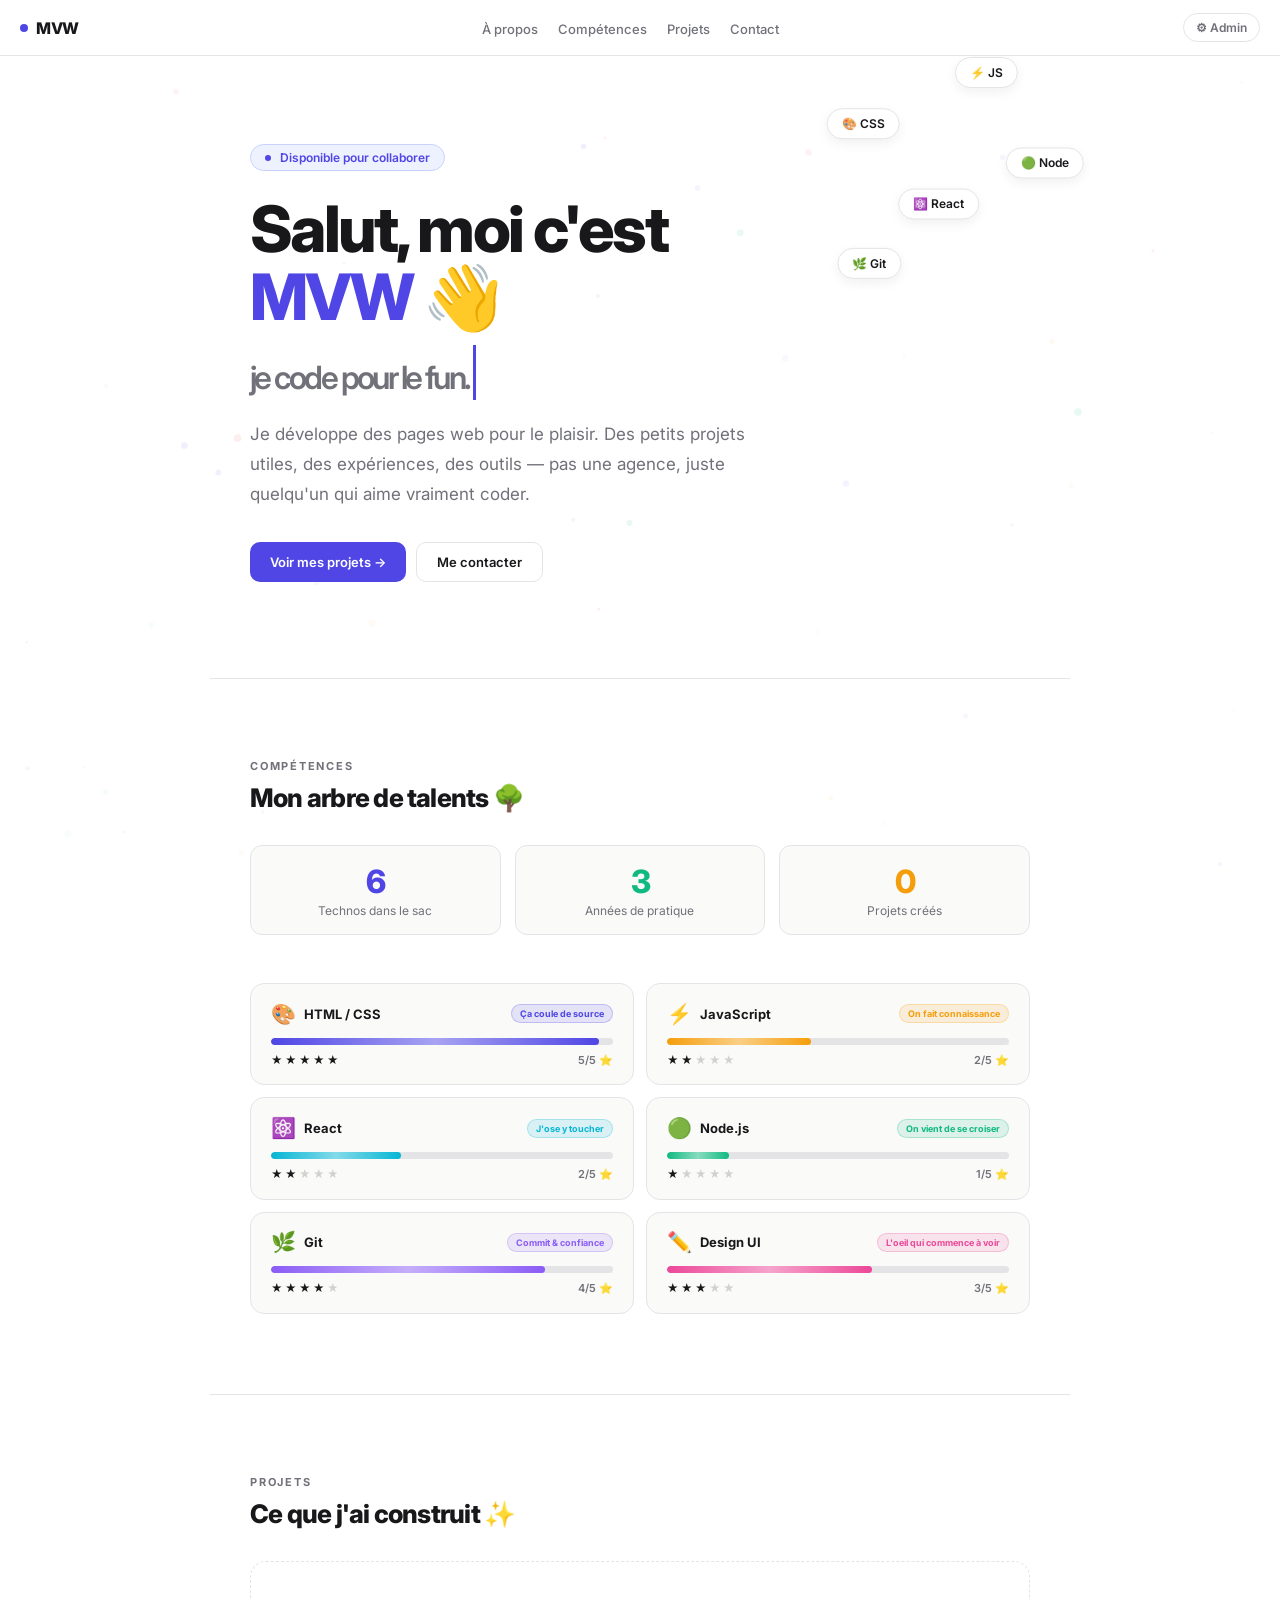
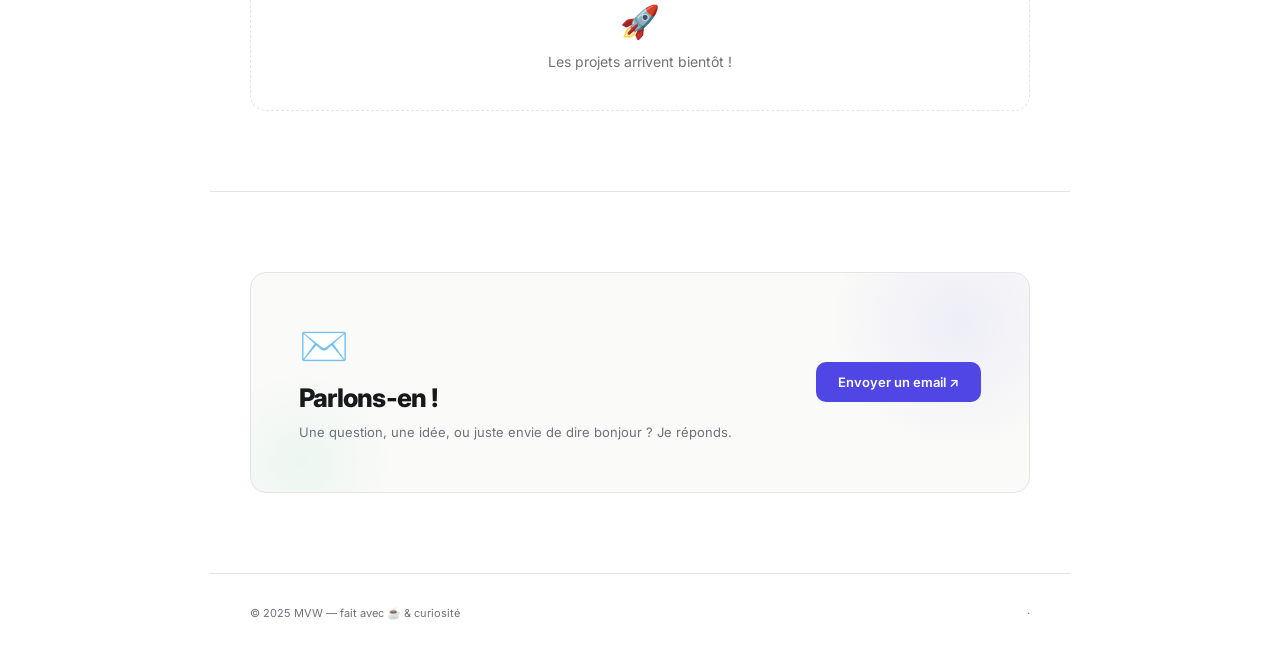
<file: mvw-portfolio.html>
<!DOCTYPE html>
<html lang="fr">
<head>
<meta charset="UTF-8">
<meta name="viewport" content="width=device-width, initial-scale=1.0">
<title>MVW — Développeur Web</title>
<link href="https://fonts.googleapis.com/css2?family=Inter:ital,wght@0,400;0,500;0,600;0,700;0,800;1,400&display=swap" rel="stylesheet">
<style>
*,*::before,*::after{box-sizing:border-box;margin:0;padding:0}
:root{
  --bg:#ffffff;--bg-soft:#F8F7F4;--bg-card:#FAFAF8;
  --text:#18181B;--muted:#71717A;--border:#E4E4E7;
  --accent:#4F46E5;--a2:#10B981;--a3:#F59E0B;--a4:#EF4444;
  --font:'Inter',sans-serif;
}
html{scroll-behavior:smooth}
body{font-family:var(--font);background:var(--bg);color:var(--text);overflow-x:hidden}

#bg-canvas{position:fixed;inset:0;z-index:0;pointer-events:none;opacity:.35}

nav{position:fixed;top:0;left:0;right:0;z-index:100;display:flex;align-items:center;justify-content:space-between;padding:0 1.25rem;height:56px;background:rgba(255,255,255,0.93);backdrop-filter:blur(14px);border-bottom:1px solid var(--border)}
.nav-logo{font-size:16px;font-weight:800;letter-spacing:-.03em;display:flex;align-items:center;gap:8px}
.nav-dot{width:8px;height:8px;border-radius:50%;background:var(--accent);animation:breathe 2.2s ease-in-out infinite}
@keyframes breathe{0%,100%{transform:scale(1);opacity:1}50%{transform:scale(1.5);opacity:.6}}
.nav-links{display:flex;gap:1.25rem;list-style:none}
.nav-links a{font-size:13px;color:var(--muted);text-decoration:none;transition:color .2s;font-weight:500}
.nav-links a:hover{color:var(--text)}
@media(max-width:600px){.nav-links{display:none}}
.btn-admin{font-size:12px;font-weight:600;cursor:pointer;border:1.5px solid var(--border);padding:6px 12px;border-radius:20px;background:none;font-family:var(--font);transition:all .2s;color:var(--muted);white-space:nowrap}
.btn-admin:hover{border-color:var(--accent);color:var(--accent)}

.hero{padding:7rem 1.25rem 4rem;max-width:860px;margin:0 auto;position:relative;z-index:1}
@media(min-width:640px){.hero{padding:9rem 2.5rem 6rem}}
.hero-badge{display:inline-flex;align-items:center;gap:6px;font-size:12px;font-weight:600;background:#EEF2FF;color:var(--accent);padding:5px 14px;border-radius:20px;margin-bottom:1.5rem;border:1px solid #C7D2FE;animation:badge-float 3s ease-in-out infinite}
@keyframes badge-float{0%,100%{transform:translateY(0)}50%{transform:translateY(-5px)}}
.badge-dot{width:6px;height:6px;border-radius:50%;background:var(--accent);animation:breathe 2.2s ease-in-out infinite}
.hero-title{font-size:clamp(2.2rem,8vw,4rem);font-weight:800;line-height:1.07;letter-spacing:-.04em;margin-bottom:1.25rem}
.wave{display:inline-block;animation:wave 2.5s ease-in-out infinite;transform-origin:70% 70%}
@keyframes wave{0%,100%{transform:rotate(0)}20%{transform:rotate(20deg)}40%{transform:rotate(-8deg)}60%{transform:rotate(12deg)}80%{transform:rotate(-4deg)}}
.hi{color:var(--accent)}
.cursor{display:inline-block;width:3px;height:.85em;background:var(--accent);margin-left:3px;vertical-align:middle;animation:blink .9s step-end infinite}
@keyframes blink{0%,100%{opacity:1}50%{opacity:0}}
.hero-desc{font-size:15px;color:var(--muted);line-height:1.75;max-width:500px;margin-bottom:2rem}
@media(min-width:640px){.hero-desc{font-size:17px}}
.hero-ctas{display:flex;gap:10px;flex-wrap:wrap}
.cta-main{display:inline-flex;align-items:center;gap:8px;background:var(--accent);color:#fff;padding:11px 20px;border-radius:10px;font-size:13px;font-weight:600;text-decoration:none;transition:transform .2s;animation:cta-pulse 3s ease-in-out infinite}
@keyframes cta-pulse{0%,100%{box-shadow:0 0 0 0 rgba(79,70,229,0)}50%{box-shadow:0 0 0 8px rgba(79,70,229,.12)}}
.cta-main:hover{transform:translateY(-2px)}
.cta-ghost{display:inline-flex;align-items:center;gap:8px;background:none;color:var(--text);padding:11px 20px;border-radius:10px;border:1.5px solid var(--border);font-size:13px;font-weight:600;text-decoration:none;transition:all .2s}
.cta-ghost:hover{border-color:var(--text)}
.floating-pills{position:absolute;top:0;right:0;width:300px;height:100%;pointer-events:none;display:none}
@media(min-width:900px){.floating-pills{display:block}}
.pill{position:absolute;background:#fff;border:1.5px solid var(--border);border-radius:30px;padding:7px 14px;font-size:12px;font-weight:600;display:flex;align-items:center;gap:6px;box-shadow:0 4px 12px rgba(0,0,0,.06);white-space:nowrap}

.sec{max-width:860px;margin:0 auto;padding:3.5rem 1.25rem;position:relative;z-index:1}
@media(min-width:640px){.sec{padding:5rem 2.5rem}}
.sec-divider{border:none;border-top:1px solid var(--border);max-width:860px;margin:0 auto;position:relative;z-index:1}
.sec-label{font-size:11px;font-weight:700;letter-spacing:.16em;text-transform:uppercase;color:var(--muted);margin-bottom:.6rem}
.sec-heading{font-size:1.4rem;font-weight:800;letter-spacing:-.03em;margin-bottom:2rem}
@media(min-width:640px){.sec-heading{font-size:1.6rem}}

.stats-row{display:grid;grid-template-columns:repeat(3,1fr);gap:10px;margin-bottom:2rem}
@media(min-width:640px){.stats-row{gap:14px;margin-bottom:3rem}}
.stat-card{background:var(--bg-card);border:1.5px solid var(--border);border-radius:12px;padding:1rem;text-align:center}
.stat-num{font-size:1.6rem;font-weight:800;letter-spacing:-.04em;color:var(--accent)}
@media(min-width:640px){.stat-num{font-size:2rem}}
.stat-label{font-size:10px;color:var(--muted);margin-top:2px}
@media(min-width:640px){.stat-label{font-size:12px}}

.skills-grid{display:grid;grid-template-columns:1fr;gap:12px}
@media(min-width:480px){.skills-grid{grid-template-columns:1fr 1fr}}
.skill-card{background:var(--bg-card);border:1.5px solid var(--border);border-radius:14px;padding:1.1rem 1.25rem;transition:transform .2s,border-color .2s,box-shadow .2s;animation:card-breathe var(--dur,4s) ease-in-out infinite;animation-delay:var(--delay,0s);cursor:default;position:relative}
@keyframes card-breathe{0%,100%{transform:translateY(0)}50%{transform:translateY(-4px)}}
.skill-card:hover{transform:translateY(-6px) !important;border-color:var(--skill-color);box-shadow:0 12px 28px color-mix(in srgb,var(--skill-color) 18%,transparent)}
.skill-tip{position:absolute;bottom:calc(100% + 8px);left:50%;transform:translateX(-50%);background:var(--text);color:#fff;font-size:11px;font-weight:500;padding:5px 10px;border-radius:8px;white-space:nowrap;pointer-events:none;opacity:0;transition:opacity .2s;z-index:10}
.skill-tip::after{content:'';position:absolute;top:100%;left:50%;transform:translateX(-50%);border:5px solid transparent;border-top-color:var(--text)}
.skill-card:hover .skill-tip{opacity:1}
.skill-top{display:flex;align-items:center;justify-content:space-between;margin-bottom:.75rem;gap:8px}
.skill-info{display:flex;align-items:center;gap:8px}
.skill-emoji{font-size:20px}
.skill-name{font-size:13px;font-weight:700}
.skill-level-badge{font-size:9px;font-weight:700;padding:3px 8px;border-radius:20px;background:color-mix(in srgb,var(--skill-color) 13%,transparent);color:var(--skill-color);border:1px solid color-mix(in srgb,var(--skill-color) 25%,transparent);white-space:nowrap;flex-shrink:0;position:relative;overflow:hidden}
.skill-level-badge::after{content:'';position:absolute;top:0;left:-60%;width:40%;height:100%;background:linear-gradient(90deg,transparent,rgba(255,255,255,.55),transparent);animation:badge-sweep 3.5s ease-in-out infinite;animation-delay:var(--bdelay,0s)}
@keyframes badge-sweep{0%,70%,100%{left:-60%}35%{left:130%}}
.skill-bar-track{height:7px;background:var(--border);border-radius:8px;overflow:hidden}
.skill-bar-inner{height:100%;border-radius:8px;background:var(--skill-color);position:relative;transition:width 1.2s cubic-bezier(.4,0,.2,1)}
.skill-bar-inner::after{content:'';position:absolute;inset:0;background:linear-gradient(90deg,transparent,rgba(255,255,255,.5),transparent);animation:shimmer 2.5s ease-in-out infinite}
@keyframes shimmer{0%{transform:translateX(-100%)}100%{transform:translateX(200%)}}
.skill-footer{display:flex;align-items:center;justify-content:space-between;margin-top:8px}
.skill-stars{display:flex;gap:2px}
.star{font-size:11px;opacity:.18}.star.lit{opacity:1;animation:star-pop .4s ease var(--sd,0s) both}
@keyframes star-pop{0%{transform:scale(0)}60%{transform:scale(1.3)}100%{transform:scale(1)}}
.skill-xp{font-size:11px;font-weight:600;color:var(--muted)}

.projects-grid{display:grid;grid-template-columns:1fr;gap:14px}
@media(min-width:500px){.projects-grid{grid-template-columns:1fr 1fr}}
.proj-card{background:var(--bg-card);border:1.5px solid var(--border);border-radius:16px;overflow:hidden;transition:transform .25s,box-shadow .25s;cursor:pointer;display:flex;flex-direction:column}
.proj-card:hover{transform:translateY(-5px) scale(1.01);box-shadow:0 14px 36px rgba(0,0,0,.09)}
.proj-img{width:100%;height:130px;background:linear-gradient(135deg,#EEF2FF,#E0E7FF);display:flex;align-items:center;justify-content:center;font-size:36px;border-bottom:1px solid var(--border);overflow:hidden;position:relative}
.proj-img img{width:100%;height:100%;object-fit:cover}
.proj-img::after{content:'';position:absolute;inset:0;background:linear-gradient(135deg,transparent,rgba(255,255,255,.3),transparent);animation:img-shimmer 3s ease-in-out infinite}
@keyframes img-shimmer{0%,100%{opacity:0}50%{opacity:1}}
.proj-body{padding:1rem;flex:1;display:flex;flex-direction:column;gap:5px}
.proj-tag{display:inline-flex;align-items:center;gap:4px;font-size:10px;font-weight:700;letter-spacing:.08em;text-transform:uppercase;color:var(--accent);background:#EEF2FF;padding:3px 9px;border-radius:20px;width:fit-content}
.proj-name{font-size:14px;font-weight:700;letter-spacing:-.01em}
.proj-desc{font-size:12px;color:var(--muted);line-height:1.6;flex:1}
.proj-meta{display:flex;gap:10px;margin-top:8px;padding-top:8px;border-top:1px solid var(--border);align-items:center}
.proj-date{font-size:10px;color:var(--muted)}
.proj-link{font-size:11px;font-weight:600;color:var(--accent);text-decoration:none;margin-left:auto}
.proj-empty{grid-column:1/-1;padding:2.5rem;text-align:center;color:var(--muted);font-size:14px;border:1.5px dashed var(--border);border-radius:16px}
.proj-empty-icon{font-size:32px;margin-bottom:.75rem;display:block;animation:orbit 4s linear infinite;transform-origin:center}
@keyframes orbit{0%{transform:rotate(0) translateX(6px) rotate(0)}100%{transform:rotate(360deg) translateX(6px) rotate(-360deg)}}

.contact-wrap{border:1.5px solid var(--border);border-radius:16px;padding:2rem 1.5rem;display:flex;flex-direction:column;align-items:flex-start;gap:1.5rem;background:var(--bg-card);position:relative;overflow:hidden}
@media(min-width:640px){.contact-wrap{flex-direction:row;align-items:center;padding:3rem;justify-content:space-between}}
.contact-wrap::before{content:'';position:absolute;width:260px;height:260px;border-radius:50%;background:radial-gradient(circle,rgba(79,70,229,.07) 0%,transparent 70%);right:-60px;top:-80px;animation:blob 6s ease-in-out infinite}
.contact-wrap::after{content:'';position:absolute;width:180px;height:180px;border-radius:50%;background:radial-gradient(circle,rgba(16,185,129,.06) 0%,transparent 70%);left:-40px;bottom:-60px;animation:blob 8s ease-in-out infinite reverse}
@keyframes blob{0%,100%{transform:scale(1) translate(0,0)}33%{transform:scale(1.1) translate(10px,-10px)}66%{transform:scale(.95) translate(-5px,8px)}}
.contact-emoji{font-size:40px;margin-bottom:.75rem;display:block;animation:wobble 3s ease-in-out infinite}
@keyframes wobble{0%,100%{transform:rotate(-5deg)}50%{transform:rotate(5deg)}}
.contact-title{font-size:1.4rem;font-weight:800;letter-spacing:-.03em;margin-bottom:.5rem}
@media(min-width:640px){.contact-title{font-size:1.6rem}}
.contact-sub{font-size:13px;color:var(--muted);line-height:1.7}
.contact-btn{display:inline-flex;align-items:center;gap:8px;background:var(--accent);color:#fff;padding:12px 22px;border-radius:10px;font-size:13px;font-weight:600;text-decoration:none;white-space:nowrap;transition:all .2s;position:relative;z-index:1;flex-shrink:0}
.contact-btn:hover{transform:translateY(-2px);box-shadow:0 8px 20px rgba(79,70,229,.3)}

footer{border-top:1px solid var(--border);padding:1.5rem 1.25rem;max-width:860px;margin:0 auto;display:flex;justify-content:space-between;align-items:center;position:relative;z-index:1;flex-wrap:wrap;gap:8px}
@media(min-width:640px){footer{padding:2rem 2.5rem}}
.footer-copy{font-size:11px;color:var(--muted)}

.reveal{opacity:0;transform:translateY(20px);transition:opacity .6s ease,transform .6s ease}
.reveal.in{opacity:1;transform:translateY(0)}

.overlay{display:none;position:fixed;inset:0;z-index:200;background:rgba(0,0,0,.5);align-items:center;justify-content:center;padding:1rem}
.overlay.show{display:flex}
.login-box{background:#fff;border-radius:16px;width:100%;max-width:400px;border:1px solid var(--border);overflow:hidden}
.login-header{padding:1.25rem 1.5rem;border-bottom:1px solid var(--border);display:flex;align-items:center;justify-content:space-between}
.login-title{font-size:15px;font-weight:700}
.btn-x{background:none;border:none;font-size:22px;cursor:pointer;color:var(--muted);line-height:1;padding:2px}
.btn-x:hover{color:var(--text)}
.login-body{padding:1.5rem}
.form-label{display:block;font-size:11px;font-weight:700;letter-spacing:.1em;text-transform:uppercase;color:var(--muted);margin-bottom:6px}
.form-input{width:100%;padding:10px 14px;border:1.5px solid var(--border);border-radius:10px;font-size:14px;font-family:var(--font);color:var(--text);outline:none;transition:border-color .2s;background:#fff}
.form-input:focus{border-color:var(--accent)}
textarea.form-input{resize:vertical;min-height:80px}
.form-error{font-size:13px;color:#EF4444;margin-top:.4rem;display:none}
.btn-submit{width:100%;padding:11px;background:var(--accent);color:#fff;border:none;border-radius:10px;font-size:14px;font-weight:600;font-family:var(--font);cursor:pointer;transition:all .2s;margin-top:.75rem}
.btn-submit:hover{opacity:.9;transform:translateY(-1px)}

#dashboard{display:none;position:fixed;inset:0;z-index:200;background:var(--bg-soft);flex-direction:column;overflow-y:auto}
#dashboard.show{display:flex}
.dash-nav{background:#fff;border-bottom:1px solid var(--border);padding:0 1.25rem;height:56px;display:flex;align-items:center;justify-content:space-between;position:sticky;top:0;z-index:10}
@media(min-width:640px){.dash-nav{padding:0 2rem}}
.dash-nav-logo{font-size:14px;font-weight:800;letter-spacing:-.02em}
.dash-nav-logo span{color:var(--accent)}
.btn-logout{background:none;border:1.5px solid var(--border);border-radius:8px;padding:6px 12px;font-size:12px;font-weight:600;cursor:pointer;font-family:var(--font);transition:all .2s}
.btn-logout:hover{border-color:var(--text)}
.dash-body{padding:1.5rem 1.25rem;max-width:940px;margin:0 auto;width:100%}
@media(min-width:640px){.dash-body{padding:2.5rem}}
.dash-header{display:flex;align-items:flex-start;justify-content:space-between;margin-bottom:1.5rem;gap:12px}
@media(min-width:480px){.dash-header{align-items:center}}
.dash-title{font-size:19px;font-weight:800;letter-spacing:-.03em}
@media(min-width:640px){.dash-title{font-size:22px}}
.dash-subtitle{font-size:12px;color:var(--muted);margin-top:2px}
.btn-add{display:flex;align-items:center;gap:5px;background:var(--accent);color:#fff;border:none;border-radius:10px;padding:9px 14px;font-size:12px;font-weight:600;font-family:var(--font);cursor:pointer;transition:all .2s;white-space:nowrap;flex-shrink:0}
@media(min-width:480px){.btn-add{font-size:13px;padding:10px 18px}}
.btn-add:hover{opacity:.9;transform:translateY(-1px)}
.dash-grid{display:grid;grid-template-columns:1fr;gap:12px}
@media(min-width:480px){.dash-grid{grid-template-columns:1fr 1fr}}
@media(min-width:720px){.dash-grid{grid-template-columns:repeat(3,1fr)}}
.dash-card{background:#fff;border:1.5px solid var(--border);border-radius:14px;overflow:hidden;transition:box-shadow .2s}
.dash-card:hover{box-shadow:0 6px 20px rgba(0,0,0,.07)}
.dc-img{width:100%;height:100px;background:linear-gradient(135deg,#EEF2FF,#E0E7FF);display:flex;align-items:center;justify-content:center;font-size:30px;border-bottom:1px solid var(--border);overflow:hidden}
.dc-img img{width:100%;height:100%;object-fit:cover}
.dc-body{padding:.9rem}
.dc-tag{font-size:10px;font-weight:700;letter-spacing:.06em;text-transform:uppercase;color:var(--accent);margin-bottom:4px}
.dc-name{font-size:13px;font-weight:700;margin-bottom:4px}
.dc-desc{font-size:11px;color:var(--muted);line-height:1.5;margin-bottom:.7rem}
.dc-meta{font-size:10px;color:var(--muted);display:flex;flex-direction:column;gap:2px;padding-top:.5rem;border-top:1px solid var(--border)}
.dc-actions{display:flex;gap:6px;margin-top:.7rem}
.btn-edit,.btn-del{flex:1;padding:6px;border-radius:7px;font-size:11px;font-weight:600;cursor:pointer;font-family:var(--font);border:1.5px solid var(--border);background:none;transition:all .15s}
.btn-edit:hover{border-color:var(--accent);color:var(--accent)}
.btn-del:hover{border-color:#EF4444;color:#EF4444}
.dash-empty{grid-column:1/-1;padding:2.5rem;text-align:center;color:var(--muted);font-size:14px;border:1.5px dashed var(--border);border-radius:14px;background:#fff}

.pm-overlay{display:none;position:fixed;inset:0;z-index:300;background:rgba(0,0,0,.5);align-items:center;justify-content:center;padding:1rem}
.pm-overlay.show{display:flex}
.pm-box{background:#fff;border-radius:16px;width:100%;max-width:520px;border:1px solid var(--border);overflow:hidden;max-height:92vh;overflow-y:auto}
.pm-header{padding:1.1rem 1.5rem;border-bottom:1px solid var(--border);display:flex;align-items:center;justify-content:space-between;position:sticky;top:0;background:#fff;z-index:1}
.pm-title{font-size:15px;font-weight:700}
.pm-body{padding:1.25rem;display:flex;flex-direction:column;gap:.9rem}
.form-group{display:flex;flex-direction:column;gap:6px}
.img-preview-wrap{width:100%;height:110px;border-radius:10px;border:1.5px dashed var(--border);overflow:hidden;display:flex;align-items:center;justify-content:center;background:var(--bg-soft);cursor:pointer;transition:border-color .2s;position:relative}
.img-preview-wrap:hover{border-color:var(--accent)}
.img-preview-wrap img{width:100%;height:100%;object-fit:cover;display:none}
.img-placeholder{text-align:center;color:var(--muted);font-size:13px;pointer-events:none}
.img-ph-icon{font-size:26px;margin-bottom:4px}
input[type=file]{position:absolute;inset:0;opacity:0;cursor:pointer}
.form-row{display:grid;grid-template-columns:1fr;gap:10px}
@media(min-width:420px){.form-row{grid-template-columns:1fr 1fr}}
</style>
</head>
<body>

<canvas id="bg-canvas"></canvas>

<div id="public-site">
  <nav>
    <div class="nav-logo"><span class="nav-dot"></span> MVW</div>
    <ul class="nav-links">
      <li><a href="#about">À propos</a></li>
      <li><a href="#skills">Compétences</a></li>
      <li><a href="#projects">Projets</a></li>
      <li><a href="#contact">Contact</a></li>
    </ul>
    <button class="btn-admin" onclick="openLogin()">⚙ Admin</button>
  </nav>

  <div class="hero" id="about">
    <div class="floating-pills">
      <div class="pill" id="p1">🎨 CSS</div>
      <div class="pill" id="p2">⚡ JS</div>
      <div class="pill" id="p3">⚛️ React</div>
      <div class="pill" id="p4">🟢 Node</div>
      <div class="pill" id="p5">🌿 Git</div>
    </div>
    <div class="hero-badge"><span class="badge-dot"></span>&nbsp;Disponible pour collaborer</div>
    <h1 class="hero-title">
      Salut, moi c'est<br>
      <span class="hi">MVW</span> <span class="wave">👋</span><br>
      <span id="typewriter" style="color:var(--muted);font-size:clamp(1.2rem,5vw,2rem);font-weight:600"></span><span class="cursor"></span>
    </h1>
    <p class="hero-desc">Je développe des pages web pour le plaisir. Des petits projets utiles, des expériences, des outils — pas une agence, juste quelqu'un qui aime vraiment coder.</p>
    <div class="hero-ctas">
      <a href="#projects" class="cta-main">Voir mes projets →</a>
      <a href="#contact" class="cta-ghost">Me contacter</a>
    </div>
  </div>

  <hr class="sec-divider">

  <div class="sec" id="skills">
    <p class="sec-label reveal">Compétences</p>
    <h2 class="sec-heading reveal">Mon arbre de talents 🌳</h2>
    <div class="stats-row reveal">
      <div class="stat-card"><div class="stat-num" data-target="6">0</div><div class="stat-label">Technos dans le sac</div></div>
      <div class="stat-card"><div class="stat-num" data-target="3" style="color:var(--a2)">0</div><div class="stat-label">Années de pratique</div></div>
      <div class="stat-card"><div class="stat-num" data-target="0" id="proj-stat" style="color:var(--a3)">0</div><div class="stat-label">Projets créés</div></div>
    </div>
    <div class="skills-grid" id="skills-grid"></div>
  </div>

  <hr class="sec-divider">

  <div class="sec" id="projects">
    <p class="sec-label reveal">Projets</p>
    <h2 class="sec-heading reveal">Ce que j'ai construit ✨</h2>
    <div class="projects-grid" id="public-grid">
      <div class="proj-empty"><span class="proj-empty-icon">🚀</span>Les projets arrivent bientôt !</div>
    </div>
  </div>

  <hr class="sec-divider">

  <div class="sec" id="contact">
    <div class="contact-wrap reveal">
      <div>
        <span class="contact-emoji">✉️</span>
        <h2 class="contact-title">Parlons-en !</h2>
        <p class="contact-sub">Une question, une idée, ou juste envie de dire bonjour ? Je réponds.</p>
      </div>
      <a href="mailto:mohamedvanwichelen3@gmail.com" class="contact-btn">Envoyer un email ↗</a>
    </div>
  </div>

  <footer>
    <span class="footer-copy">© 2025 MVW — fait avec ☕ & curiosité</span>
    <span class="footer-copy" style="cursor:pointer" onclick="openLogin()">·</span>
  </footer>
</div>

<!-- LOGIN -->
<div class="overlay" id="login-overlay">
  <div class="login-box">
    <div class="login-header"><span class="login-title">🔐 Accès admin</span><button class="btn-x" onclick="closeLogin()">×</button></div>
    <div class="login-body">
      <div class="form-group">
        <label class="form-label">Mot de passe</label>
        <input type="password" class="form-input" id="pwd-input" placeholder="••••••••" onkeydown="if(event.key==='Enter')doLogin()">
        <p class="form-error" id="login-err">Mot de passe incorrect.</p>
      </div>
      <button class="btn-submit" onclick="doLogin()">Accéder au dashboard</button>
    </div>
  </div>
</div>

<!-- DASHBOARD -->
<div id="dashboard">
  <div class="dash-nav">
    <div class="dash-nav-logo">MVW <span>Dashboard</span></div>
    <button class="btn-logout" onclick="logout()">← Retour</button>
  </div>
  <div class="dash-body">
    <div class="dash-header">
      <div><div class="dash-title">Mes projets</div><div class="dash-subtitle" id="proj-count">0 projet publié</div></div>
      <button class="btn-add" onclick="openPM()">+ Ajouter</button>
    </div>
    <div class="dash-grid" id="dash-grid"></div>
  </div>
</div>

<!-- PROJECT MODAL -->
<div class="pm-overlay" id="pm-overlay">
  <div class="pm-box">
    <div class="pm-header"><span class="pm-title" id="pm-modal-title">Nouveau projet</span><button class="btn-x" onclick="closePM()">×</button></div>
    <div class="pm-body">
      <input type="hidden" id="pm-idx">
      <div class="form-group">
        <label class="form-label">Image (facultatif)</label>
        <div class="img-preview-wrap">
          <input type="file" accept="image/*" onchange="handleImg(event)">
          <img id="img-preview" alt="">
          <div class="img-placeholder" id="img-placeholder"><div class="img-ph-icon">🖼️</div><div>Ajouter une image</div><div style="font-size:11px;opacity:.7;margin-top:2px">JPG, PNG, GIF…</div></div>
        </div>
        <button type="button" onclick="clearImg()" id="clear-img-btn" style="display:none;font-size:12px;color:var(--muted);background:none;border:none;cursor:pointer;font-family:var(--font);padding:2px 0">✕ Supprimer l'image</button>
      </div>
      <div class="form-row">
        <div class="form-group"><label class="form-label">Nom *</label><input type="text" class="form-input" id="pm-name" placeholder="Mon super outil"></div>
        <div class="form-group"><label class="form-label">Tag</label><input type="text" class="form-input" id="pm-tag" placeholder="Outil, Jeu…"></div>
      </div>
      <div class="form-group"><label class="form-label">Description</label><textarea class="form-input" id="pm-desc" placeholder="Décris ce que fait ce projet…"></textarea></div>
      <div class="form-group"><label class="form-label">Lien</label><input type="url" class="form-input" id="pm-url" placeholder="https://mon-projet.com"></div>
      <button class="btn-submit" onclick="saveProject()">💾 Enregistrer</button>
    </div>
  </div>
</div>

<script>
(function(){
  const canvas=document.getElementById('bg-canvas'),ctx=canvas.getContext('2d');
  let W,H;const COLORS=['#4F46E5','#10B981','#F59E0B','#EF4444','#8B5CF6'];
  function resize(){W=canvas.width=window.innerWidth;H=canvas.height=window.innerHeight}
  resize();window.addEventListener('resize',resize);
  class P{constructor(){this.reset(true)}reset(init){this.x=Math.random()*W;this.y=init?Math.random()*H:H+10;this.r=Math.random()*3+1;this.c=COLORS[Math.floor(Math.random()*COLORS.length)];this.vx=(Math.random()-.5)*.4;this.vy=-(Math.random()*.5+.2);this.pulse=Math.random()*Math.PI*2}update(){this.x+=this.vx;this.y+=this.vy;this.pulse+=.02;if(this.y<-10)this.reset(false);if(this.x<-10||this.x>W+10){this.x=Math.random()*W;this.y=H+10}}draw(){ctx.beginPath();ctx.arc(this.x,this.y,this.r,0,Math.PI*2);ctx.fillStyle=this.c;ctx.globalAlpha=.18+Math.sin(this.pulse)*.1;ctx.fill()}}
  const ps=Array.from({length:50},()=>new P());
  function loop(){ctx.clearRect(0,0,W,H);ctx.globalAlpha=1;ps.forEach(p=>{p.update();p.draw()});requestAnimationFrame(loop)}
  loop();
})();

(function(){
  const pills=[{id:'p1',x:50,y:100,ax:.7,ay:.5},{id:'p2',x:180,y:50,ax:.5,ay:.8},{id:'p3',x:120,y:180,ax:.9,ay:.4},{id:'p4',x:230,y:140,ax:.6,ay:.7},{id:'p5',x:60,y:240,ax:.8,ay:.6}];
  let t=0;function animate(){t+=.012;pills.forEach(p=>{const el=document.getElementById(p.id);if(!el)return;el.style.left=p.x+'px';el.style.top=p.y+'px';el.style.transform=`translate(${Math.sin(t*p.ax)*12}px,${Math.cos(t*p.ay)*9}px)`});requestAnimationFrame(animate)}animate();
})();

(function(){
  const phrases=['je code pour le fun.','je construis des outils.','j\'explore de nouvelles idées.','j\'apprends chaque jour.'];
  let pi=0,ci=0,del=false;const el=document.getElementById('typewriter');
  function tick(){const p=phrases[pi];if(!del){ci++;el.textContent=p.slice(0,ci);if(ci===p.length){del=true;setTimeout(tick,1800);return}setTimeout(tick,60+Math.random()*40)}else{ci--;el.textContent=p.slice(0,ci);if(ci===0){del=false;pi=(pi+1)%phrases.length;setTimeout(tick,400);return}setTimeout(tick,30)}}
  tick();
})();

const ro=new IntersectionObserver(e=>e.forEach(x=>{if(x.isIntersecting)x.target.classList.add('in')}),{threshold:.12});
document.querySelectorAll('.reveal').forEach(el=>ro.observe(el));

function countUp(el,target){let s=null;function step(ts){if(!s)s=ts;const p=Math.min((ts-s)/1200,1);el.textContent=Math.round(p*p*target);if(p<1)requestAnimationFrame(step);else el.textContent=target}requestAnimationFrame(step)}
const so=new IntersectionObserver(e=>{e.forEach(x=>{if(x.isIntersecting){x.target.querySelectorAll('[data-target]').forEach(n=>countUp(n,parseInt(n.dataset.target)));so.unobserve(x.target)}})},{threshold:.3});
document.querySelector('.stats-row')&&so.observe(document.querySelector('.stats-row'));

const SKILLS=[
  {name:'HTML / CSS',  emoji:'🎨', stars:5, pct:96, level:'Ça coule de source',         tip:'Je pourrais en faire en dormant.',         color:'#4F46E5',dur:'3.8s',delay:'0s', bd:'0s'},
  {name:'JavaScript',  emoji:'⚡', stars:2, pct:42, level:'On fait connaissance',        tip:'On se dispute parfois, mais on apprend.',  color:'#F59E0B',dur:'4.5s',delay:'.4s',bd:'.6s'},
  {name:'React',       emoji:'⚛️', stars:2, pct:38, level:'J\'ose y toucher',            tip:'Les hooks et moi, c\'est compliqué.',      color:'#06B6D4',dur:'3.5s',delay:'.2s',bd:'1.2s'},
  {name:'Node.js',     emoji:'🟢', stars:1, pct:18, level:'On vient de se croiser',     tip:'C\'est prometteur, on verra.',              color:'#10B981',dur:'5s',  delay:'.6s',bd:'.3s'},
  {name:'Git',         emoji:'🌿', stars:4, pct:80, level:'Commit & confiance',          tip:'git push origin courage.',                 color:'#8B5CF6',dur:'4.2s',delay:'.1s',bd:'.9s'},
  {name:'Design UI',   emoji:'✏️', stars:3, pct:60, level:'L\'oeil qui commence à voir', tip:'Parfois trop de padding, mais c\'est ok.', color:'#EC4899',dur:'3.9s',delay:'.5s',bd:'1.5s'},
];
function renderStars(n){return Array.from({length:5},(_,i)=>`<span class="star${i<n?' lit':''}" style="--sd:${i*.08}s">★</span>`).join('')}
function renderSkills(){
  document.getElementById('skills-grid').innerHTML=SKILLS.map(s=>`
    <div class="skill-card" style="--skill-color:${s.color};--dur:${s.dur};--delay:${s.delay}">
      <div class="skill-tip">${s.tip}</div>
      <div class="skill-top">
        <div class="skill-info"><span class="skill-emoji">${s.emoji}</span><span class="skill-name">${s.name}</span></div>
        <span class="skill-level-badge" style="--bdelay:${s.bd}">${s.level}</span>
      </div>
      <div class="skill-bar-track"><div class="skill-bar-inner" style="width:0%" data-w="${s.pct}%"></div></div>
      <div class="skill-footer">
        <div class="skill-stars">${renderStars(s.stars)}</div>
        <span class="skill-xp">${s.stars}/5 ⭐</span>
      </div>
    </div>
  `).join('');
  setTimeout(()=>document.querySelectorAll('.skill-bar-inner').forEach(el=>{el.style.width=el.dataset.w}),200);
}

const SK='mvw_projects_v3';let currentImg=null;
function getProjects(){try{return JSON.parse(localStorage.getItem(SK)||'[]')}catch{return[]}}
function saveAll(p){localStorage.setItem(SK,JSON.stringify(p))}
function esc(s){return(s||'').replace(/&/g,'&amp;').replace(/</g,'&lt;').replace(/>/g,'&gt;').replace(/"/g,'&quot;')}
function fmt(d){return new Date(d).toLocaleDateString('fr-FR',{day:'2-digit',month:'short',year:'numeric'})}

function renderPublic(){
  const ps=getProjects();
  const stat=document.getElementById('proj-stat');if(stat)stat.dataset.target=ps.length;
  const g=document.getElementById('public-grid');
  if(!ps.length){g.innerHTML='<div class="proj-empty"><span class="proj-empty-icon">🚀</span>Les projets arrivent bientôt !</div>';return}
  g.innerHTML=ps.map(p=>`
    <div class="proj-card" onclick="${p.url?`window.open('${esc(p.url)}','_blank')`:''}">
      <div class="proj-img">${p.img?`<img src="${p.img}" alt="${esc(p.name)}">`:'✨'}</div>
      <div class="proj-body">
        ${p.tag?`<span class="proj-tag">🏷 ${esc(p.tag)}</span>`:''}
        <div class="proj-name">${esc(p.name)}</div>
        <div class="proj-desc">${esc(p.desc||'')}</div>
        <div class="proj-meta">
          <span class="proj-date">📅 ${fmt(p.created)}</span>
          ${p.url?`<a href="${esc(p.url)}" target="_blank" class="proj-link" onclick="event.stopPropagation()">Voir ↗</a>`:''}
        </div>
      </div>
    </div>
  `).join('');
}
function renderDash(){
  const ps=getProjects();
  document.getElementById('proj-count').textContent=`${ps.length} projet${ps.length!==1?'s':''} publié${ps.length!==1?'s':''}`;
  const g=document.getElementById('dash-grid');
  if(!ps.length){g.innerHTML='<div class="dash-empty"><div style="font-size:34px;margin-bottom:.75rem">📭</div>Aucun projet encore. Ajoutes-en un !</div>';return}
  g.innerHTML=ps.map((p,i)=>`
    <div class="dash-card">
      <div class="dc-img">${p.img?`<img src="${p.img}" alt="">`:'✨'}</div>
      <div class="dc-body">
        ${p.tag?`<div class="dc-tag">🏷 ${esc(p.tag)}</div>`:''}
        <div class="dc-name">${esc(p.name)}</div>
        <div class="dc-desc">${esc(p.desc||'Pas de description.')}</div>
        <div class="dc-meta"><span>📅 Créé le ${fmt(p.created)}</span><span>🔄 Modifié le ${fmt(p.updated)}</span></div>
        <div class="dc-actions">
          <button class="btn-edit" onclick="editProject(${i})">✏️ Modifier</button>
          <button class="btn-del" onclick="delProject(${i})">🗑 Suppr.</button>
        </div>
      </div>
    </div>
  `).join('');
}

function openLogin(){document.getElementById('login-overlay').classList.add('show');setTimeout(()=>document.getElementById('pwd-input').focus(),100)}
function closeLogin(){document.getElementById('login-overlay').classList.remove('show');document.getElementById('pwd-input').value='';document.getElementById('login-err').style.display='none'}
function doLogin(){if(document.getElementById('pwd-input').value==='mvw2025'){closeLogin();document.getElementById('dashboard').classList.add('show');renderDash()}else document.getElementById('login-err').style.display='block'}
function logout(){document.getElementById('dashboard').classList.remove('show');renderPublic()}
function openPM(idx){
  currentImg=null;
  document.getElementById('pm-idx').value=idx!==undefined?idx:'';
  document.getElementById('pm-modal-title').textContent=idx!==undefined?'Modifier':'Nouveau projet';
  const img=document.getElementById('img-preview');img.style.display='none';document.getElementById('img-placeholder').style.display='block';document.getElementById('clear-img-btn').style.display='none';
  if(idx!==undefined){const p=getProjects()[idx];document.getElementById('pm-name').value=p.name||'';document.getElementById('pm-tag').value=p.tag||'';document.getElementById('pm-desc').value=p.desc||'';document.getElementById('pm-url').value=p.url||'';if(p.img){img.src=p.img;img.style.display='block';document.getElementById('img-placeholder').style.display='none';document.getElementById('clear-img-btn').style.display='block';currentImg=p.img}}
  else{['pm-name','pm-tag','pm-desc','pm-url'].forEach(id=>document.getElementById(id).value='')}
  document.getElementById('pm-overlay').classList.add('show');setTimeout(()=>document.getElementById('pm-name').focus(),100);
}
function closePM(){document.getElementById('pm-overlay').classList.remove('show')}
function editProject(i){openPM(i)}
function delProject(i){if(!confirm('Supprimer ce projet définitivement ?'))return;const ps=getProjects();ps.splice(i,1);saveAll(ps);renderDash()}
function handleImg(e){const f=e.target.files[0];if(!f)return;const r=new FileReader();r.onload=ev=>{currentImg=ev.target.result;const img=document.getElementById('img-preview');img.src=currentImg;img.style.display='block';document.getElementById('img-placeholder').style.display='none';document.getElementById('clear-img-btn').style.display='block'};r.readAsDataURL(f)}
function clearImg(){currentImg=null;const img=document.getElementById('img-preview');img.src='';img.style.display='none';document.getElementById('img-placeholder').style.display='block';document.getElementById('clear-img-btn').style.display='none'}
function saveProject(){
  const name=document.getElementById('pm-name').value.trim();if(!name){alert('Le nom du projet est requis !');return}
  const ps=getProjects(),idx=document.getElementById('pm-idx').value,now=new Date().toISOString();
  const proj={name,tag:document.getElementById('pm-tag').value.trim(),desc:document.getElementById('pm-desc').value.trim(),url:document.getElementById('pm-url').value.trim(),img:currentImg||null,updated:now,created:idx!==''?(ps[parseInt(idx)].created||now):now};
  if(idx!==''){ps[parseInt(idx)]=proj}else{ps.push(proj)}
  saveAll(ps);closePM();renderDash();
}

renderSkills();renderPublic();
</script>
</body>
</html>
</file>
